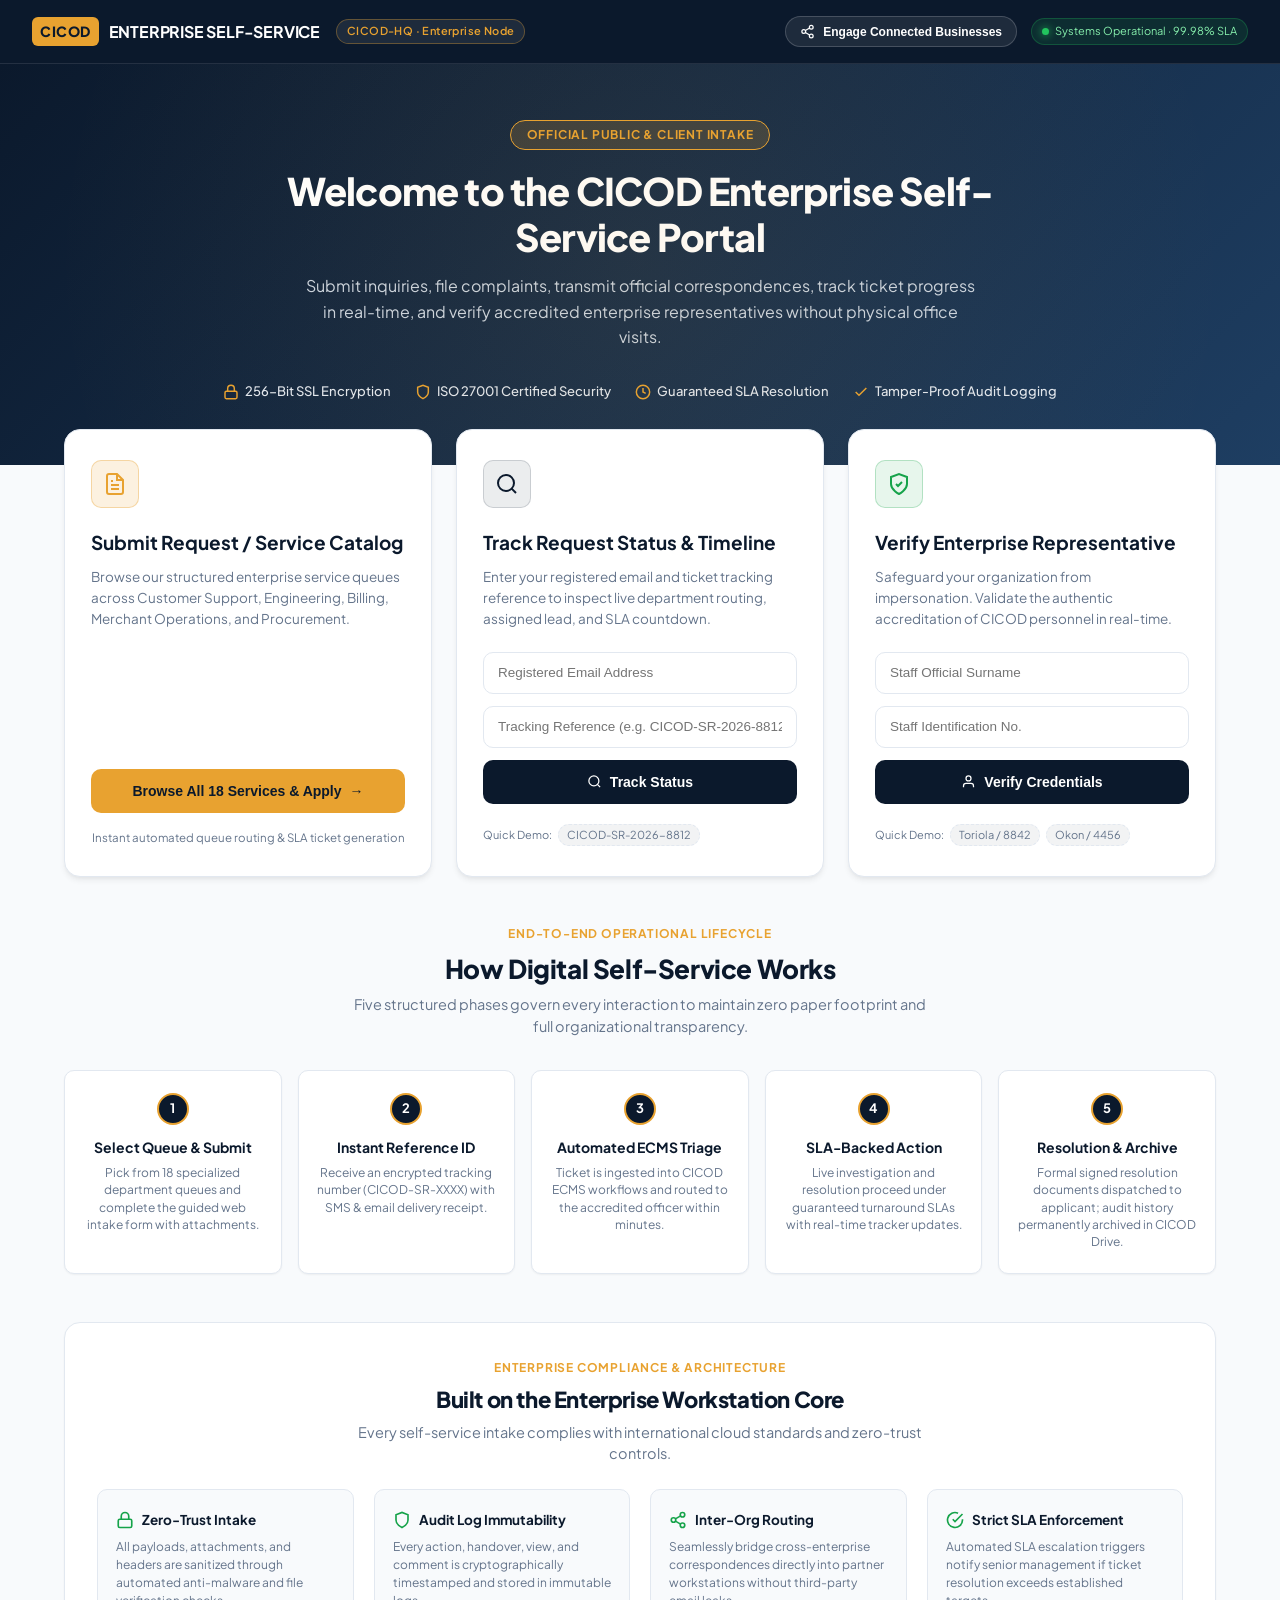
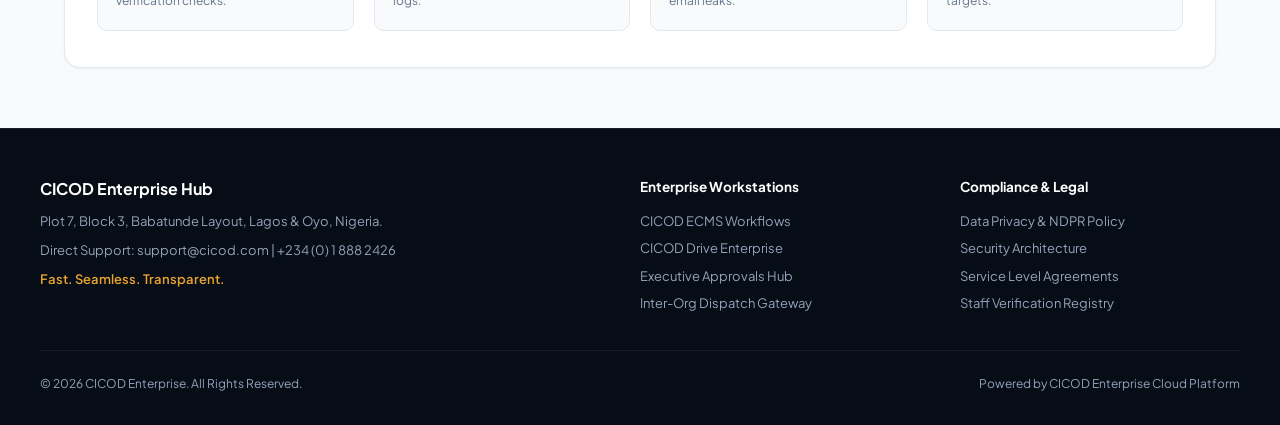
<file: index.html>
<!DOCTYPE html>
<html lang="en">
<head>
  <meta charset="UTF-8">
  <meta name="viewport" content="width=device-width, initial-scale=1.0">
  <title>CICOD Enterprise Self-Service Portal | Fast, Seamless, Transparent</title>
  <link rel="stylesheet" href="css/styles.css">
  <link rel="preconnect" href="https://fonts.googleapis.com">
  <link rel="preconnect" href="https://fonts.gstatic.com" crossorigin>
  <link href="https://fonts.googleapis.com/css2?family=Plus+Jakarta+Sans:wght@400;500;600;700;800&display=swap" rel="stylesheet">
  <style>
    body {
      font-family: 'Plus Jakarta Sans', var(--font);
    }
    .demo-chip-row {
      display: flex;
      align-items: center;
      gap: 6px;
      margin-top: 8px;
      flex-wrap: wrap;
    }
    .demo-chip {
      background: rgba(11, 25, 44, 0.05);
      border: 1px dashed var(--border);
      color: var(--text-muted);
      font-size: 11px;
      padding: 2px 8px;
      border-radius: var(--radius-full);
      cursor: pointer;
      transition: all 0.15s;
    }
    .demo-chip:hover {
      background: var(--navy);
      color: #FFFFFF;
      border-color: var(--navy);
    }
    .form-group {
      margin-bottom: 14px;
    }
    .form-label {
      display: block;
      font-size: 12.5px;
      font-weight: 600;
      color: var(--navy);
      margin-bottom: 5px;
    }
    .form-control {
      width: 100%;
      height: 42px;
      padding: 0 14px;
      border: 1px solid var(--border);
      border-radius: var(--radius-md);
      font-size: 13.5px;
      background: #FFFFFF;
      color: var(--text-main);
      outline: none;
      transition: border-color 0.2s, box-shadow 0.2s;
      font-family: inherit;
    }
    .form-control:focus {
      border-color: var(--navy);
      box-shadow: 0 0 0 3px rgba(11, 25, 44, 0.1);
    }
    textarea.form-control {
      height: 96px;
      padding: 10px 14px;
      resize: vertical;
    }
    .form-grid-2 {
      display: grid;
      grid-template-columns: 1fr 1fr;
      gap: 12px;
    }
    @media (max-width: 600px) {
      .form-grid-2 { grid-template-columns: 1fr; }
    }
  </style>
</head>
<body>

  <!-- ================= TOP HEADER ================= -->
  <header class="top-header">
    <div class="brand-group">
      <a href="#" class="brand-logo">
        <span class="logo-badge">CICOD</span>
        <span class="brand-title">ENTERPRISE SELF-SERVICE</span>
      </a>
      <span class="tenant-pill">CICOD-HQ · Enterprise Node</span>
    </div>

    <div class="header-actions">
      <button type="button" class="b2b-btn" id="btn-open-directory" title="Browse interconnected enterprise partners">
        <svg width="15" height="15" viewBox="0 0 24 24" fill="none" stroke="currentColor" stroke-width="2"><circle cx="18" cy="5" r="3"></circle><circle cx="6" cy="12" r="3"></circle><circle cx="18" cy="19" r="3"></circle><line x1="8.59" y1="13.51" x2="15.42" y2="17.49"></line><line x1="15.41" y1="6.51" x2="8.59" y2="10.49"></line></svg>
        <span>Engage Connected Businesses</span>
      </button>

      <div class="status-badge">
        <span class="status-dot"></span>
        <span>Systems Operational · 99.98% SLA</span>
      </div>
    </div>
  </header>

  <!-- ================= HERO SECTION ================= -->
  <section class="hero-section">
    <div class="hero-tag">Official Public &amp; Client Intake</div>
    <h1 class="hero-title">Welcome to the CICOD Enterprise Self-Service Portal</h1>
    <p class="hero-desc">
      Submit inquiries, file complaints, transmit official correspondences, track ticket progress in real-time, and verify accredited enterprise representatives without physical office visits.
    </p>

    <div class="trust-badges">
      <div class="trust-item">
        <svg width="16" height="16" viewBox="0 0 24 24" fill="none" stroke="currentColor" stroke-width="2.2"><rect x="3" y="11" width="18" height="11" rx="2" ry="2"></rect><path d="M7 11V7a5 5 0 0 1 10 0v4"></path></svg>
        <span>256-Bit SSL Encryption</span>
      </div>
      <div class="trust-item">
        <svg width="16" height="16" viewBox="0 0 24 24" fill="none" stroke="currentColor" stroke-width="2.2"><path d="M12 22s8-4 8-10V5l-8-3-8 3v7c0 6 8 10 8 10z"></path></svg>
        <span>ISO 27001 Certified Security</span>
      </div>
      <div class="trust-item">
        <svg width="16" height="16" viewBox="0 0 24 24" fill="none" stroke="currentColor" stroke-width="2.2"><circle cx="12" cy="12" r="10"></circle><polyline points="12 6 12 12 16 14"></polyline></svg>
        <span>Guaranteed SLA Resolution</span>
      </div>
      <div class="trust-item">
        <svg width="16" height="16" viewBox="0 0 24 24" fill="none" stroke="currentColor" stroke-width="2.2"><polyline points="20 6 9 17 4 12"></polyline></svg>
        <span>Tamper-Proof Audit Logging</span>
      </div>
    </div>
  </section>

  <!-- ================= MAIN CONTENT WRAPPER ================= -->
  <main class="main-wrapper">

    <!-- 3 PRIMARY ACTION CARDS -->
    <div class="action-grid">

      <!-- CARD 1: SUBMIT REQUEST / SERVICE CATALOG -->
      <div class="action-card">
        <div class="card-icon-wrap">
          <svg width="24" height="24" viewBox="0 0 24 24" fill="none" stroke="currentColor" stroke-width="2"><path d="M14 2H6a2 2 0 0 0-2 2v16a2 2 0 0 0 2 2h12a2 2 0 0 0 2-2V8z"></path><polyline points="14 2 14 8 20 8"></polyline><line x1="16" y1="13" x2="8" y2="13"></line><line x1="16" y1="17" x2="8" y2="17"></line><polyline points="10 9 9 9 8 9"></polyline></svg>
        </div>
        <h2 class="card-title">Submit Request / Service Catalog</h2>
        <p class="card-text">
          Browse our structured enterprise service queues across Customer Support, Engineering, Billing, Merchant Operations, and Procurement.
        </p>
        <div class="card-form">
          <button type="button" class="btn-primary btn-gold" id="btn-open-catalog" style="width:100%;">
            <span>Browse All 18 Services &amp; Apply</span>
            <span>&rarr;</span>
          </button>
          <div style="font-size: 11.5px; color: var(--text-muted); text-align: center; margin-top: 4px;">
            Instant automated queue routing &amp; SLA ticket generation
          </div>
        </div>
      </div>

      <!-- CARD 2: TRACK ENGAGEMENT -->
      <div class="action-card">
        <div class="card-icon-wrap" style="color:var(--navy); background:rgba(11,25,44,0.08); border-color:rgba(11,25,44,0.15);">
          <svg width="24" height="24" viewBox="0 0 24 24" fill="none" stroke="currentColor" stroke-width="2"><circle cx="11" cy="11" r="8"></circle><line x1="21" y1="21" x2="16.65" y2="16.65"></line></svg>
        </div>
        <h2 class="card-title">Track Request Status &amp; Timeline</h2>
        <p class="card-text">
          Enter your registered email and ticket tracking reference to inspect live department routing, assigned lead, and SLA countdown.
        </p>
        <form class="card-form" id="track-form">
          <input type="email" class="input-box" id="track-email" placeholder="Registered Email Address" required>
          <input type="text" class="input-box" id="track-id" placeholder="Tracking Reference (e.g. CICOD-SR-2026-8812)" required>
          <button type="submit" class="btn-primary" style="width:100%;">
            <svg width="15" height="15" viewBox="0 0 24 24" fill="none" stroke="currentColor" stroke-width="2"><circle cx="11" cy="11" r="8"></circle><line x1="21" y1="21" x2="16.65" y2="16.65"></line></svg>
            <span>Track Status</span>
          </button>
          <div class="demo-chip-row">
            <span style="font-size: 11px; color: var(--text-muted);">Quick Demo:</span>
            <span class="demo-chip" id="chip-track-demo">CICOD-SR-2026-8812</span>
          </div>
        </form>
      </div>

      <!-- CARD 3: VERIFY STAFF -->
      <div class="action-card">
        <div class="card-icon-wrap" style="color:#16A34A; background:rgba(22,163,74,0.1); border-color:rgba(22,163,74,0.25);">
          <svg width="24" height="24" viewBox="0 0 24 24" fill="none" stroke="currentColor" stroke-width="2"><path d="M12 22s8-4 8-10V5l-8-3-8 3v7c0 6 8 10 8 10z"></path><polyline points="9 12 11 14 15 10"></polyline></svg>
        </div>
        <h2 class="card-title">Verify Enterprise Representative</h2>
        <p class="card-text">
          Safeguard your organization from impersonation. Validate the authentic accreditation of CICOD personnel in real-time.
        </p>
        <form class="card-form" id="verify-form">
          <input type="text" class="input-box" id="verify-surname" placeholder="Staff Official Surname" required>
          <input type="text" class="input-box" id="verify-id" placeholder="Staff Identification No." required>
          <button type="submit" class="btn-primary" style="width:100%;">
            <svg width="15" height="15" viewBox="0 0 24 24" fill="none" stroke="currentColor" stroke-width="2"><path d="M20 21v-2a4 4 0 0 0-4-4H8a4 4 0 0 0-4 4v2"></path><circle cx="12" cy="7" r="4"></circle></svg>
            <span>Verify Credentials</span>
          </button>
          <div class="demo-chip-row">
            <span style="font-size: 11px; color: var(--text-muted);">Quick Demo:</span>
            <span class="demo-chip" id="chip-verify-demo-1">Toriola / 8842</span>
            <span class="demo-chip" id="chip-verify-demo-2">Okon / 4456</span>
          </div>
        </form>
      </div>

    </div>

    <!-- ================= 5 STEPS GUIDE SECTION ================= -->
    <div class="section-heading-wrap">
      <div class="section-label">End-to-End Operational Lifecycle</div>
      <h2 class="section-heading">How Digital Self-Service Works</h2>
      <p class="section-subtext">Five structured phases govern every interaction to maintain zero paper footprint and full organizational transparency.</p>
    </div>

    <div class="steps-grid">
      <div class="step-card">
        <div class="step-number">1</div>
        <h3 class="step-title">Select Queue &amp; Submit</h3>
        <p class="step-desc">Pick from 18 specialized department queues and complete the guided web intake form with attachments.</p>
      </div>
      <div class="step-card">
        <div class="step-number">2</div>
        <h3 class="step-title">Instant Reference ID</h3>
        <p class="step-desc">Receive an encrypted tracking number (CICOD-SR-XXXX) with SMS &amp; email delivery receipt.</p>
      </div>
      <div class="step-card">
        <div class="step-number">3</div>
        <h3 class="step-title">Automated ECMS Triage</h3>
        <p class="step-desc">Ticket is ingested into CICOD ECMS workflows and routed to the accredited officer within minutes.</p>
      </div>
      <div class="step-card">
        <div class="step-number">4</div>
        <h3 class="step-title">SLA-Backed Action</h3>
        <p class="step-desc">Live investigation and resolution proceed under guaranteed turnaround SLAs with real-time tracker updates.</p>
      </div>
      <div class="step-card">
        <div class="step-number">5</div>
        <h3 class="step-title">Resolution &amp; Archive</h3>
        <p class="step-desc">Formal signed resolution documents dispatched to applicant; audit history permanently archived in CICOD Drive.</p>
      </div>
    </div>

    <!-- ================= TRUST & SECURITY GOVERNANCE ================= -->
    <div class="trust-panel">
      <div class="section-heading-wrap" style="margin-bottom: 16px;">
        <div class="section-label">Enterprise Compliance &amp; Architecture</div>
        <h3 class="section-heading" style="font-size:22px;">Built on the Enterprise Workstation Core</h3>
        <p class="section-subtext">Every self-service intake complies with international cloud standards and zero-trust controls.</p>
      </div>

      <div class="trust-panel-grid">
        <div class="security-box">
          <div class="security-box-header">
            <svg width="18" height="18" viewBox="0 0 24 24" fill="none" stroke="currentColor" stroke-width="2.2"><rect x="3" y="11" width="18" height="11" rx="2" ry="2"></rect><path d="M7 11V7a5 5 0 0 1 10 0v4"></path></svg>
            <span class="security-box-title">Zero-Trust Intake</span>
          </div>
          <p class="security-box-text">All payloads, attachments, and headers are sanitized through automated anti-malware and file verification checks.</p>
        </div>

        <div class="security-box">
          <div class="security-box-header">
            <svg width="18" height="18" viewBox="0 0 24 24" fill="none" stroke="currentColor" stroke-width="2.2"><path d="M12 22s8-4 8-10V5l-8-3-8 3v7c0 6 8 10 8 10z"></path></svg>
            <span class="security-box-title">Audit Log Immutability</span>
          </div>
          <p class="security-box-text">Every action, handover, view, and comment is cryptographically timestamped and stored in immutable logs.</p>
        </div>

        <div class="security-box">
          <div class="security-box-header">
            <svg width="18" height="18" viewBox="0 0 24 24" fill="none" stroke="currentColor" stroke-width="2.2"><circle cx="18" cy="5" r="3"></circle><circle cx="6" cy="12" r="3"></circle><circle cx="18" cy="19" r="3"></circle><line x1="8.59" y1="13.51" x2="15.42" y2="17.49"></line><line x1="15.41" y1="6.51" x2="8.59" y2="10.49"></line></svg>
            <span class="security-box-title">Inter-Org Routing</span>
          </div>
          <p class="security-box-text">Seamlessly bridge cross-enterprise correspondences directly into partner workstations without third-party email leaks.</p>
        </div>

        <div class="security-box">
          <div class="security-box-header">
            <svg width="18" height="18" viewBox="0 0 24 24" fill="none" stroke="currentColor" stroke-width="2.2"><path d="M22 11.08V12a10 10 0 1 1-5.93-9.14"></path><polyline points="22 4 12 14.01 9 11.01"></polyline></svg>
            <span class="security-box-title">Strict SLA Enforcement</span>
          </div>
          <p class="security-box-text">Automated SLA escalation triggers notify senior management if ticket resolution exceeds established targets.</p>
        </div>
      </div>
    </div>

  </main>

  <!-- ================= PORTAL FOOTER ================= -->
  <footer class="portal-footer">
    <div class="footer-inner">
      <div class="footer-brand">
        <h4>CICOD Enterprise Hub</h4>
        <p>Plot 7, Block 3, Babatunde Layout, Lagos &amp; Oyo, Nigeria.</p>
        <p style="margin-top: 8px;">Direct Support: support@cicod.com | +234 (0) 1 888 2426</p>
        <p style="margin-top: 8px; color: var(--gold); font-weight: 600;">Fast. Seamless. Transparent.</p>
      </div>

      <div class="footer-col">
        <h5>Enterprise Workstations</h5>
        <ul>
          <li><a href="#">CICOD ECMS Workflows</a></li>
          <li><a href="#">CICOD Drive Enterprise</a></li>
          <li><a href="#">Executive Approvals Hub</a></li>
          <li><a href="#">Inter-Org Dispatch Gateway</a></li>
        </ul>
      </div>

      <div class="footer-col">
        <h5>Compliance &amp; Legal</h5>
        <ul>
          <li><a href="#">Data Privacy &amp; NDPR Policy</a></li>
          <li><a href="#">Security Architecture</a></li>
          <li><a href="#">Service Level Agreements</a></li>
          <li><a href="#">Staff Verification Registry</a></li>
        </ul>
      </div>
    </div>

    <div class="footer-bottom">
      <div>&copy; 2026 CICOD Enterprise. All Rights Reserved.</div>
      <div>Powered by CICOD Enterprise Cloud Platform</div>
    </div>
  </footer>

  <!-- ================= MODALS ================= -->

  <!-- MODAL 1: SERVICE CATALOG -->
  <div class="modal-overlay" id="modal-services">
    <div class="modal-dialog">
      <div class="modal-header">
        <div class="modal-title-group">
          <h3>CICOD Enterprise Service Catalog</h3>
          <p>Select a departmental service queue to initiate a digital request</p>
        </div>
        <button type="button" class="close-btn">&times;</button>
      </div>
      <div class="modal-body">
        <div class="search-box-wrap">
          <input type="text" class="input-box" id="service-search-input" placeholder="Search by queue name, department, or keyword...">
        </div>

        <div class="cat-pill-group" id="cat-pill-group">
          <!-- Dynamically populated by app.js -->
        </div>

        <div class="service-list-grid" id="service-list-grid">
          <!-- Dynamically populated by app.js -->
        </div>
      </div>
    </div>
  </div>

  <!-- MODAL 2: REQUEST SUBMISSION FORM -->
  <div class="modal-overlay" id="modal-request-form">
    <div class="modal-dialog">
      <div class="modal-header">
        <div class="modal-title-group">
          <h3 id="form-selected-service-name">Submit Digital Request</h3>
          <p id="form-selected-service-dept">Customer Operations Queue</p>
        </div>
        <button type="button" class="close-btn">&times;</button>
      </div>
      
      <!-- FORM BODY -->
      <div class="modal-body" id="request-form-body">
        <form id="request-submission-form">
          <div class="form-grid-2">
            <div class="form-group">
              <label class="form-label" for="applicant-name">Full Name / Primary Contact *</label>
              <input type="text" class="form-control" id="applicant-name" placeholder="e.g. Adeola Adesina" required>
            </div>
            <div class="form-group">
              <label class="form-label" for="applicant-org">Organization / Company Name</label>
              <input type="text" class="form-control" id="applicant-org" placeholder="e.g. Crown Interactive Global">
            </div>
          </div>

          <div class="form-grid-2">
            <div class="form-group">
              <label class="form-label" for="applicant-email">Official Email Address *</label>
              <input type="email" class="form-control" id="applicant-email" placeholder="e.g. adeola@company.com" required>
            </div>
            <div class="form-group">
              <label class="form-label" for="applicant-phone">Phone Number *</label>
              <input type="tel" class="form-control" id="applicant-phone" placeholder="e.g. +234 802 345 6789" required>
            </div>
          </div>

          <div class="form-grid-2">
            <div class="form-group">
              <label class="form-label" for="request-subject">Subject / Brief Description *</label>
              <input type="text" class="form-control" id="request-subject" placeholder="Summary of your request or issue" required>
            </div>
            <div class="form-group">
              <label class="form-label" for="request-priority">Priority Level</label>
              <select class="form-control" id="request-priority">
                <option value="Normal">Normal (Standard SLA)</option>
                <option value="High">High (Expedited Review)</option>
                <option value="Urgent">Urgent / Critical Incident</option>
              </select>
            </div>
          </div>

          <div class="form-group">
            <label class="form-label" for="request-description">Detailed Statement / Particulars *</label>
            <textarea class="form-control" id="request-description" placeholder="Provide full details, incident specifics, invoice numbers, or relevant context..." required></textarea>
          </div>

          <div class="form-group">
            <label class="form-label" for="request-attachment">Supporting Documentation (Optional)</label>
            <input type="file" class="form-control" id="request-attachment" style="padding-top:8px;">
            <div style="font-size: 11px; color: var(--text-muted); margin-top: 4px;">
              Accepted formats: PDF, DOCX, XLSX, PNG, JPG (Max 15MB). Scanned automatically by Zero-Trust gateway.
            </div>
          </div>

          <div style="display: flex; align-items: center; gap: 8px; margin: 16px 0;">
            <input type="checkbox" id="declaration-check" required>
            <label for="declaration-check" style="font-size: 12px; color: var(--text-muted);">
              I confirm the statements and documents provided are accurate and true to the best of my knowledge.
            </label>
          </div>

          <button type="submit" class="btn-primary btn-gold" style="width: 100%; height: 46px; font-size: 15px;">
            Transmit Official Request &rarr;
          </button>
        </form>
      </div>

      <!-- SUCCESS BODY (Rendered after submission) -->
      <div class="modal-body" id="request-success-body" style="display: none; text-align: center; padding: 36px 24px;">
        <div style="width: 64px; height: 64px; border-radius: 50%; background: #DCFCE7; color: #16A34A; display: flex; align-items: center; justify-content: center; font-size: 32px; margin: 0 auto 16px;">
          &#10003;
        </div>
        <h3 style="font-size: 20px; font-weight: 800; color: var(--navy); margin-bottom: 6px;">Request Successfully Transmitted!</h3>
        <p style="font-size: 13.5px; color: var(--text-muted); max-width: 460px; margin: 0 auto 20px;">
          Your request has been ingested into the CICOD ECMS workflow engine and assigned to the relevant department queue.
        </p>

        <div style="background: var(--slate-100); border: 1px dashed var(--gold-border); border-radius: var(--radius-md); padding: 18px; max-width: 380px; margin: 0 auto 24px;">
          <div style="font-size: 11px; font-weight: 700; text-transform: uppercase; color: var(--text-muted); margin-bottom: 4px;">Official Tracking Reference ID</div>
          <div style="font-size: 22px; font-weight: 800; color: var(--navy); letter-spacing: 0.5px;" id="generated-track-id">CICOD-SR-2026-XXXX</div>
          <div style="font-size: 11.5px; color: #16A34A; font-weight: 600; margin-top: 4px;">SLA Countdown Timer Active</div>
        </div>

        <div style="display: flex; gap: 12px; justify-content: center; flex-wrap: wrap;">
          <button type="button" class="btn-primary btn-gold" id="btn-track-success" style="padding: 0 20px;">
            Track This Ticket Now &rarr;
          </button>
          <button type="button" class="btn-primary" id="btn-copy-track-id" style="padding: 0 16px; background: #FFFFFF; color: var(--navy); border: 1px solid var(--border);">
            Copy Reference ID
          </button>
        </div>
      </div>

    </div>
  </div>

  <!-- MODAL 3: TRACKING TIMELINE RESULT -->
  <div class="modal-overlay" id="modal-track-result">
    <div class="modal-dialog">
      <div class="modal-header">
        <div class="modal-title-group">
          <h3>Request Tracking &amp; Milestone Timeline</h3>
          <p>Real-time lifecycle inspection powered by CICOD ECMS</p>
        </div>
        <button type="button" class="close-btn">&times;</button>
      </div>
      <div class="modal-body" id="track-result-container">
        <!-- Dynamically rendered by app.js -->
      </div>
    </div>
  </div>

  <!-- MODAL 4: STAFF VERIFICATION RESULT -->
  <div class="modal-overlay" id="modal-verify-result">
    <div class="modal-dialog" style="max-width: 620px;">
      <div class="modal-header">
        <div class="modal-title-group">
          <h3>Staff Authentication Record</h3>
          <p>Official Digital Identity Verification</p>
        </div>
        <button type="button" class="close-btn">&times;</button>
      </div>
      <div class="modal-body" id="verify-result-container">
        <!-- Dynamically rendered by app.js -->
      </div>
    </div>
  </div>

  <!-- MODAL 5: CONNECTED ORGANIZATIONS DIRECTORY -->
  <div class="modal-overlay" id="modal-directory">
    <div class="modal-dialog" style="max-width: 820px;">
      <div class="modal-header">
        <div class="modal-title-group">
          <h3>Connected Businesses &amp; Organizations Directory</h3>
          <p>Inter-Org Collaboration Network on the CICOD Cloud Platform</p>
        </div>
        <button type="button" class="close-btn">&times;</button>
      </div>
      <div class="modal-body">
        <div class="search-box-wrap">
          <input type="text" class="input-box" id="directory-search-input" placeholder="Search partner enterprise by company name, industry, code or location...">
        </div>

        <div style="overflow-x: auto;">
          <table class="org-table">
            <thead>
              <tr>
                <th>Enterprise Partner</th>
                <th>Industry Sector</th>
                <th>HQ Location</th>
                <th>Inter-Org Status</th>
                <th style="text-align: right;">Action</th>
              </tr>
            </thead>
            <tbody id="directory-table-body">
              <!-- Dynamically rendered by app.js -->
            </tbody>
          </table>
        </div>
      </div>
    </div>
  </div>

  <!-- Application Logic Scripts -->
  <script src="js/data.js"></script>
  <script src="js/app.js"></script>
</body>
</html>
</file>
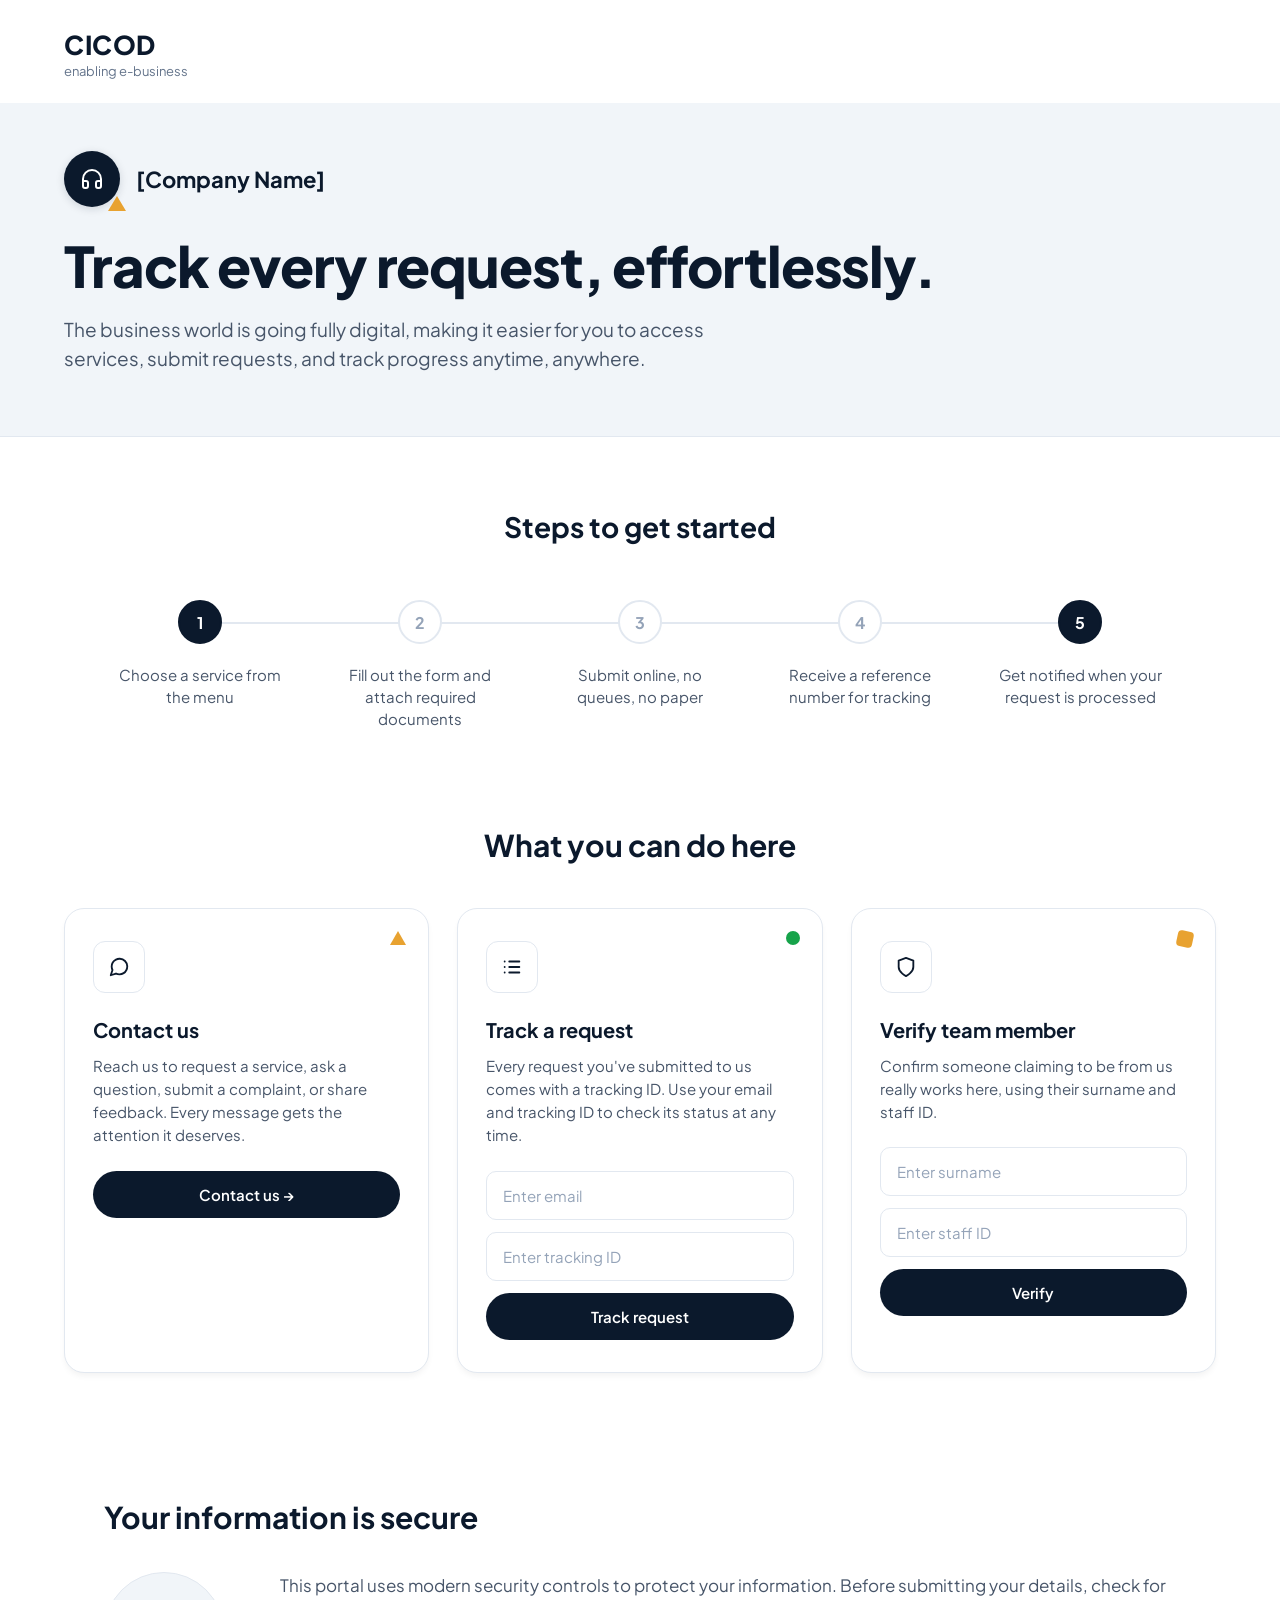
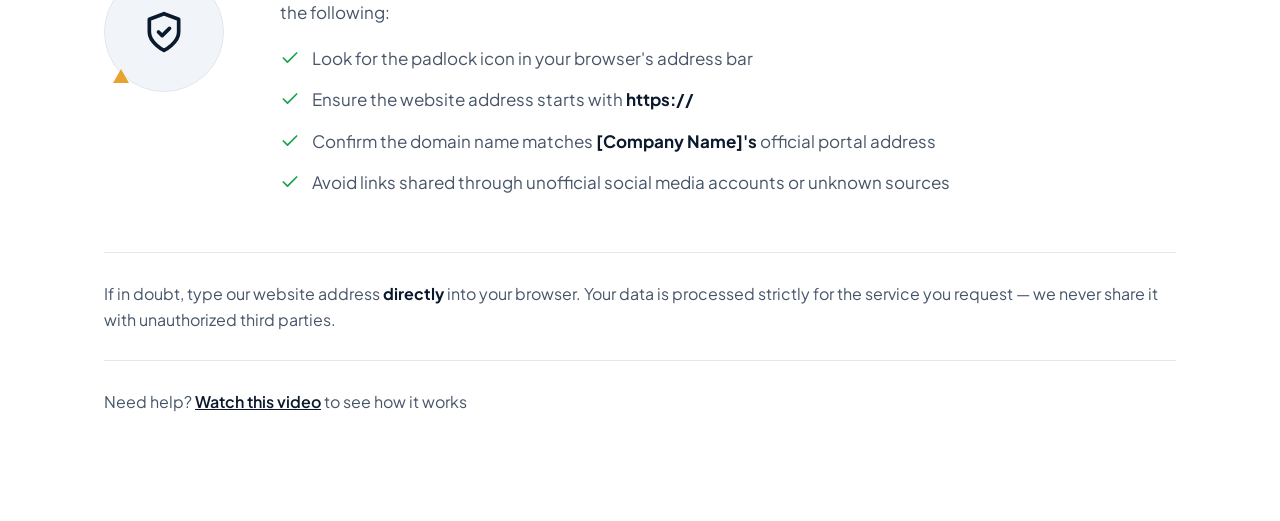
<file: Self Service Portal copy.html>
<!DOCTYPE html>
<html lang="en">
<head>
<meta charset="UTF-8">
<title>Company Self-Service Portal</title>
<link rel="preconnect" href="https://fonts.googleapis.com">
<link rel="preconnect" href="https://fonts.gstatic.com" crossorigin>
<link href="https://fonts.googleapis.com/css2?family=Plus+Jakarta+Sans:wght@400;500;600;700;800&display=swap" rel="stylesheet">
<style>
  :root{
    --navy:#0B192C;
    --navy-dark:#060D17;
    --navy-light:#1E3E62;
    --ink:#0B192C;
    --body-gray:#475569;
    --lav-bg:#F1F5F9;
    --card-bg:#FFFFFF;
    --border:#E2E8F0;
    --orange:#E8A230;
    --gold:#E8A230;
    --green:#16A34A;
    --coral:#D97706;
    --white:#FFFFFF;
  }
  *{box-sizing:border-box;}
  body{
    margin:0;
    font-family:'Plus Jakarta Sans',-apple-system,BlinkMacSystemFont,"Segoe UI",Helvetica,Arial,sans-serif;
    color:var(--ink);
    background:var(--white);
    -webkit-font-smoothing:antialiased;
  }
  a{color:inherit;}

  /* ===== NAV / LOGO ===== */
  .topbar{
    padding:28px 64px 0;
  }
  .logo-word{
    font-size:26px;
    font-weight:800;
    letter-spacing:0.5px;
    color:var(--navy);
  }
  .logo-sub{
    font-size:13px;
    color:#64748B;
    margin-top:2px;
  }

  /* ===== HERO ===== */
  .hero{
    background:var(--lav-bg);
    padding:48px 64px 64px;
    margin-top:24px;
    border-bottom:1px solid var(--border);
  }
  .badge-row{
    display:flex;
    align-items:center;
    gap:16px;
    margin-bottom:28px;
  }
  .badge{
    position:relative;
    width:56px;height:56px;
    border-radius:50%;
    background:var(--navy);
    display:flex;align-items:center;justify-content:center;
    flex-shrink:0;
    box-shadow:0 2px 8px rgba(11,25,44,0.15);
  }
  .badge-initials{
    color:#fff;
    font-weight:700;
    font-size:18px;
    letter-spacing:0.5px;
  }
  .badge-flag{
    position:absolute;
    bottom:-4px;right:-6px;
    width:0;height:0;
    border-left:9px solid transparent;
    border-right:9px solid transparent;
    border-bottom:15px solid var(--gold);
  }
  .badge-row .company-name{
    font-size:22px;
    font-weight:700;
    color:var(--ink);
  }
  h1.hero-title{
    font-size:56px;
    line-height:1.08;
    font-weight:800;
    color:var(--ink);
    margin:0 0 20px;
    max-width:900px;
    letter-spacing:-0.02em;
  }
  .hero-sub{
    font-size:19px;
    color:var(--body-gray);
    line-height:1.5;
    max-width:640px;
    margin:0;
  }

  /* ===== STEPS ===== */
  .steps-wrap{
    padding:72px 64px 56px;
    text-align:center;
  }
  .steps-heading{
    font-size:28px;
    font-weight:700;
    color:var(--ink);
    margin-bottom:56px;
  }
  .steps-track{
    display:flex;
    align-items:flex-start;
    justify-content:center;
    max-width:1100px;
    margin:0 auto;
  }
  .step{
    flex:1;
    position:relative;
    padding:0 12px;
  }
  .step-circle{
    width:44px;height:44px;
    border-radius:50%;
    border:2px solid var(--border);
    display:flex;align-items:center;justify-content:center;
    font-weight:700;
    color:#94A3B8;
    background:#fff;
    margin:0 auto 20px;
    position:relative;
    z-index:2;
    transition:all 0.2s;
  }
  .step.filled .step-circle{
    background:var(--navy);
    border-color:var(--navy);
    color:#fff;
  }
  .step-line{
    position:absolute;
    top:22px;left:0;right:0;
    height:2px;
    background:var(--border);
    z-index:1;
  }
  .step:first-child .step-line{left:50%;}
  .step:last-child .step-line{right:50%;}
  .step p{
    font-size:15px;
    color:var(--body-gray);
    line-height:1.45;
    max-width:170px;
    margin:0 auto;
  }

  /* ===== WHAT YOU CAN DO ===== */
  .section-cards{
    padding:40px 64px 80px;
  }
  .section-title{
    text-align:center;
    font-size:30px;
    font-weight:700;
    color:var(--ink);
    margin-bottom:44px;
  }
  .cards-row{
    display:flex;
    gap:28px;
    max-width:1200px;
    margin:0 auto;
  }
  .card{
    position:relative;
    background:var(--card-bg);
    border:1px solid var(--border);
    border-radius:20px;
    padding:32px 28px;
    flex:1;
    box-shadow:0 4px 6px -1px rgba(0,0,0,0.05);
    transition:transform 0.2s, box-shadow 0.2s;
  }
  .card:hover{
    transform:translateY(-2px);
    box-shadow:0 10px 15px -3px rgba(11,25,44,0.08);
  }
  .card-icon{
    width:52px;height:52px;
    background:#fff;
    border:1px solid var(--border);
    border-radius:12px;
    display:flex;align-items:center;justify-content:center;
    margin-bottom:24px;
  }
  .card-icon svg{width:22px;height:22px;stroke:var(--navy);}
  .accent{
    position:absolute;
    top:22px;right:22px;
  }
  .accent.tri{
    width:0;height:0;
    border-left:8px solid transparent;
    border-right:8px solid transparent;
    border-bottom:14px solid var(--gold);
  }
  .accent.dot{
    width:14px;height:14px;
    border-radius:50%;
    background:var(--green);
  }
  .accent.sq{
    width:16px;height:16px;
    border-radius:4px;
    background:var(--gold);
    transform:rotate(12deg);
  }
  .card h3{
    font-size:20px;
    font-weight:700;
    color:var(--ink);
    margin:0 0 12px;
  }
  .card p{
    font-size:15px;
    color:var(--body-gray);
    line-height:1.55;
    margin:0 0 24px;
  }
  .field{
    width:100%;
    padding:14px 16px;
    border-radius:10px;
    border:1px solid var(--border);
    background:#fff;
    font-size:15px;
    color:var(--ink);
    margin-bottom:12px;
    display:block;
    outline:none;
    font-family:inherit;
    transition:border-color 0.2s, box-shadow 0.2s;
  }
  .field:focus{
    border-color:var(--navy);
    box-shadow:0 0 0 3px rgba(11,25,44,0.08);
  }
  .field::placeholder{
    color:#94A3B8;
  }
  .btn{
    display:inline-flex;
    align-items:center;
    gap:8px;
    background:var(--navy);
    color:#fff;
    border:none;
    border-radius:24px;
    padding:14px 26px;
    font-size:15px;
    font-weight:600;
    cursor:pointer;
    width:100%;
    justify-content:center;
    font-family:inherit;
    transition:background 0.2s, box-shadow 0.2s;
  }
  .btn:hover{
    background:var(--navy-light);
  }
  .btn.outline{
    background:transparent;
    border:1.5px solid var(--navy);
    color:var(--navy);
  }
  .btn.outline:hover{
    background:var(--lav-bg);
  }

  /* ===== SECURITY SECTION ===== */
  .security{
    padding:20px 64px 90px;
    max-width:1200px;
    margin:0 auto;
  }
  .security h2{
    font-size:30px;
    font-weight:700;
    color:var(--ink);
    margin-bottom:36px;
  }
  .security-grid{
    display:flex;
    gap:56px;
    align-items:flex-start;
    margin-bottom:40px;
  }
  .shield{
    position:relative;
    width:120px;height:120px;
    border-radius:50%;
    background:var(--lav-bg);
    border:1px solid var(--border);
    display:flex;align-items:center;justify-content:center;
    flex-shrink:0;
  }
  .shield svg{width:44px;height:44px;stroke:var(--navy);}
  .shield .accent.tri{
    top:auto;right:auto;
    bottom:8px;left:8px;
  }
  .security-copy p{
    font-size:17px;
    color:var(--body-gray);
    line-height:1.6;
    margin:0 0 20px;
  }
  .checklist{
    list-style:none;
    padding:0;margin:0;
  }
  .checklist li{
    display:flex;
    gap:12px;
    font-size:17px;
    color:var(--body-gray);
    margin-bottom:16px;
    line-height:1.5;
  }
  .checklist svg{
    width:20px;height:20px;
    stroke:var(--green);
    flex-shrink:0;
    margin-top:2px;
  }
  .checklist code{
    background:none;
    font-family:inherit;
    font-weight:700;
    color:var(--ink);
  }
  hr.rule{
    border:none;
    border-top:1px solid var(--border);
    margin:28px 0;
  }
  .foot-copy{
    font-size:16px;
    color:var(--body-gray);
    line-height:1.6;
  }
  .foot-copy b{color:var(--ink);}
  .foot-copy a{color:var(--navy);text-decoration:underline;font-weight:600;}
  .foot-copy a:hover{color:var(--gold);}
</style>
</head>
<body>

  <!-- LOGO -->
  <div class="topbar">
    <div class="logo-word">CICOD</div>
    <div class="logo-sub">enabling e-business</div>
  </div>

  <!-- HERO: company badge replaces "Client portal", CTA buttons removed -->
  <section class="hero">
    <div class="badge-row">
      <div class="badge">
        <svg viewBox="0 0 24 24" fill="none" stroke="#fff" stroke-width="2" stroke-linecap="round" stroke-linejoin="round" width="24" height="24"><path d="M3 18v-6a9 9 0 0 1 18 0v6"/><path d="M21 19a2 2 0 0 1-2 2h-1a2 2 0 0 1-2-2v-3a2 2 0 0 1 2-2h3zM3 19a2 2 0 0 0 2 2h1a2 2 0 0 0 2-2v-3a2 2 0 0 0-2-2H3z"/></svg>
        <span class="badge-flag"></span>
      </div>
      <div class="company-name">[Company Name]</div>
    </div>
    <h1 class="hero-title">Track every request, effortlessly.</h1>
    <p class="hero-sub">The business world is going fully digital, making it easier for you to access services, submit requests, and track progress anytime, anywhere.</p>
  </section>

  <!-- STEPS -->
  <section class="steps-wrap">
    <div class="steps-heading">Steps to get started</div>
    <div class="steps-track">
      <div class="step filled"><span class="step-line"></span><div class="step-circle">1</div><p>Choose a service from the menu</p></div>
      <div class="step"><span class="step-line"></span><div class="step-circle">2</div><p>Fill out the form and attach required documents</p></div>
      <div class="step"><span class="step-line"></span><div class="step-circle">3</div><p>Submit online, no queues, no paper</p></div>
      <div class="step"><span class="step-line"></span><div class="step-circle">4</div><p>Receive a reference number for tracking</p></div>
      <div class="step filled"><span class="step-line"></span><div class="step-circle">5</div><p>Get notified when your request is processed</p></div>
    </div>
  </section>

  <!-- WHAT YOU CAN DO HERE -->
  <section class="section-cards">
    <div class="section-title">What you can do here</div>
    <div class="cards-row">

      <div class="card">
        <span class="accent tri"></span>
        <div class="card-icon">
          <svg viewBox="0 0 24 24" fill="none" stroke-width="2" stroke-linecap="round" stroke-linejoin="round"><path d="M21 11.5a8.38 8.38 0 0 1-.9 3.8 8.5 8.5 0 0 1-7.6 4.7 8.38 8.38 0 0 1-3.8-.9L3 21l1.9-5.7a8.38 8.38 0 0 1-.9-3.8 8.5 8.5 0 0 1 4.7-7.6 8.38 8.38 0 0 1 3.8-.9h.5a8.48 8.48 0 0 1 8 8v.5z"/></svg>
        </div>
        <h3>Contact us</h3>
        <p>Reach us to request a service, ask a question, submit a complaint, or share feedback. Every message gets the attention it deserves.</p>
        <button class="btn">Contact us →</button>
      </div>

      <div class="card">
        <span class="accent dot"></span>
        <div class="card-icon">
          <svg viewBox="0 0 24 24" fill="none" stroke-width="2" stroke-linecap="round" stroke-linejoin="round"><path d="M9 6h11M9 12h11M9 18h11M4 6h.01M4 12h.01M4 18h.01"/></svg>
        </div>
        <h3>Track a request</h3>
        <p>Every request you've submitted to us comes with a tracking ID. Use your email and tracking ID to check its status at any time.</p>
        <input class="field" placeholder="Enter email">
        <input class="field" placeholder="Enter tracking ID">
        <button class="btn">Track request</button>
      </div>

      <div class="card">
        <span class="accent sq"></span>
        <div class="card-icon">
          <svg viewBox="0 0 24 24" fill="none" stroke-width="2" stroke-linecap="round" stroke-linejoin="round"><path d="M12 22s8-4 8-10V5l-8-3-8 3v7c0 6 8 10 8 10z"/></svg>
        </div>
        <h3>Verify team member</h3>
        <p>Confirm someone claiming to be from us really works here, using their surname and staff ID.</p>
        <input class="field" placeholder="Enter surname">
        <input class="field" placeholder="Enter staff ID">
        <button class="btn">Verify</button>
      </div>

    </div>
  </section>

  <!-- SECURITY -->
  <section class="security">
    <h2>Your information is secure</h2>
    <div class="security-grid">
      <div class="shield">
        <svg viewBox="0 0 24 24" fill="none" stroke-width="2" stroke-linecap="round" stroke-linejoin="round"><path d="M12 22s8-4 8-10V5l-8-3-8 3v7c0 6 8 10 8 10z"/><path d="M9 12l2 2 4-4"/></svg>
        <span class="accent tri"></span>
      </div>
      <div class="security-copy">
        <p>This portal uses modern security controls to protect your information. Before submitting your details, check for the following:</p>
        <ul class="checklist">
          <li>
            <svg viewBox="0 0 24 24" fill="none" stroke-width="2" stroke-linecap="round" stroke-linejoin="round"><path d="M20 6L9 17l-5-5"/></svg>
            <span>Look for the padlock icon in your browser's address bar</span>
          </li>
          <li>
            <svg viewBox="0 0 24 24" fill="none" stroke-width="2" stroke-linecap="round" stroke-linejoin="round"><path d="M20 6L9 17l-5-5"/></svg>
            <span>Ensure the website address starts with <code>https://</code></span>
          </li>
          <li>
            <svg viewBox="0 0 24 24" fill="none" stroke-width="2" stroke-linecap="round" stroke-linejoin="round"><path d="M20 6L9 17l-5-5"/></svg>
            <span>Confirm the domain name matches <code>[Company Name]'s</code> official portal address</span>
          </li>
          <li>
            <svg viewBox="0 0 24 24" fill="none" stroke-width="2" stroke-linecap="round" stroke-linejoin="round"><path d="M20 6L9 17l-5-5"/></svg>
            <span>Avoid links shared through unofficial social media accounts or unknown sources</span>
          </li>
        </ul>
      </div>
    </div>
    <hr class="rule">
    <p class="foot-copy">If in doubt, type our website address <b>directly</b> into your browser. Your data is processed strictly for the service you request — we never share it with unauthorized third parties.</p>
    <hr class="rule">
    <p class="foot-copy">Need help? <a href="#">Watch this video</a> to see how it works</p>
  </section>

</body>
</html>
</file>
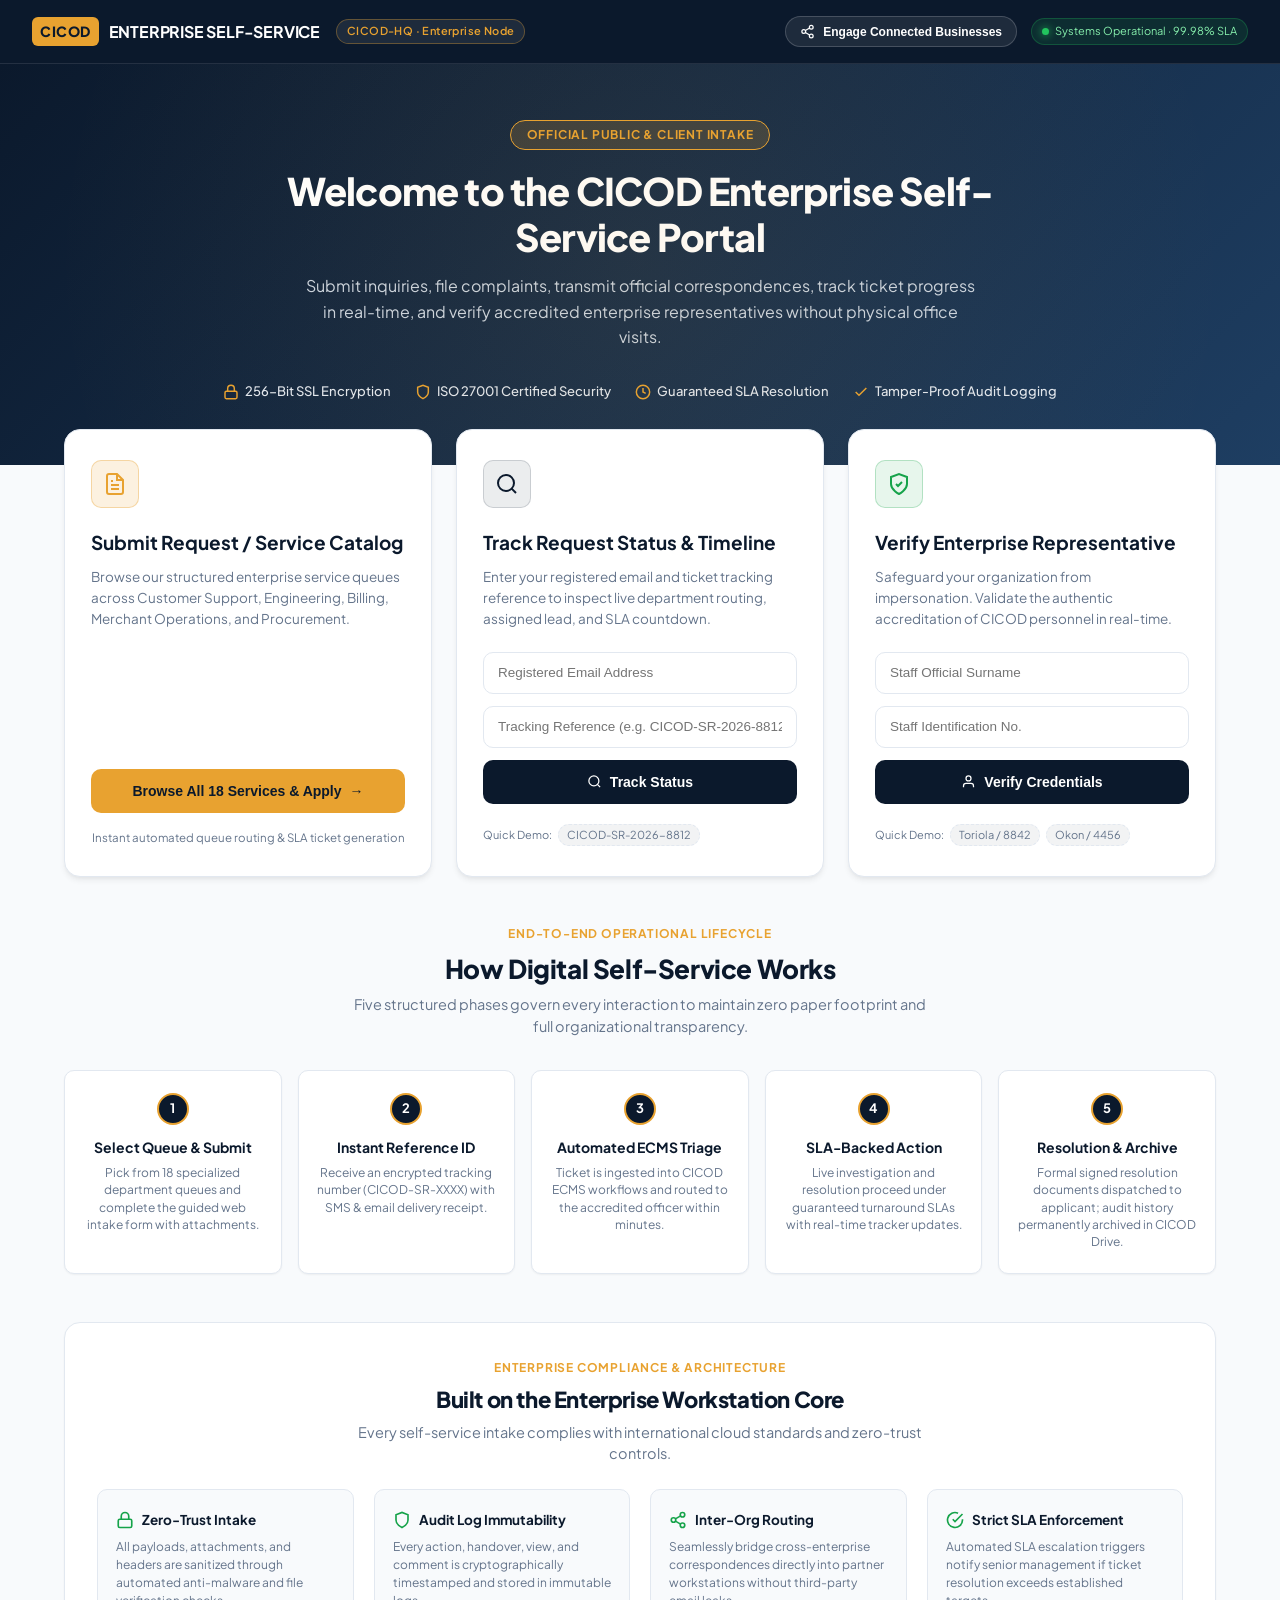
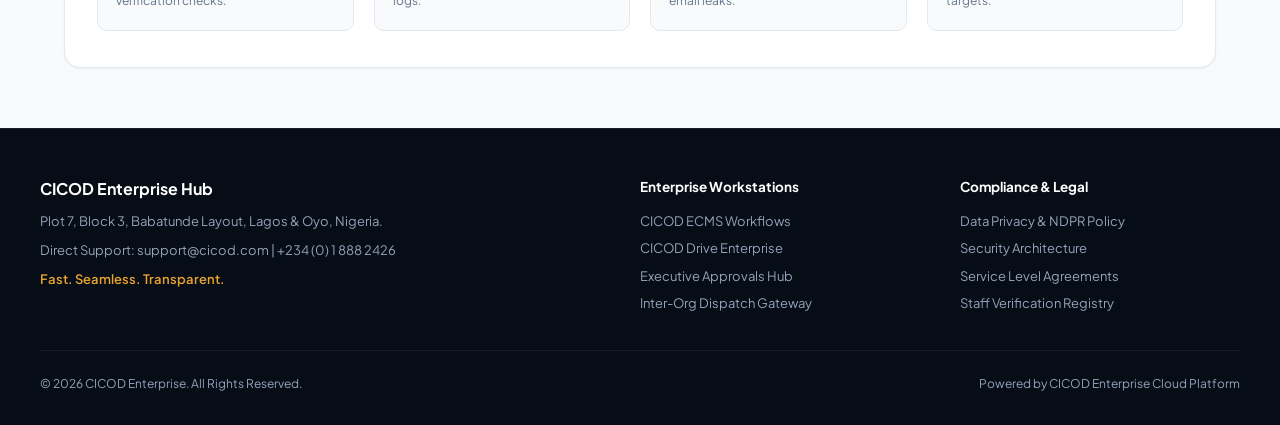
<file: Self Service Portal.html>
<!DOCTYPE html>
<html lang="en">
<head>
  <meta charset="UTF-8">
  <meta name="viewport" content="width=device-width, initial-scale=1.0">
  <title>CICOD Enterprise Self-Service Portal | Fast, Seamless, Transparent</title>
  <style>
:root {
  --navy: #0B192C;
  --navy-light: #1E3E62;
  --navy-dark: #060D17;
  --gold: #E8A230;
  --gold-hover: #D99120;
  --gold-muted: rgba(232, 162, 48, 0.15);
  --gold-border: rgba(232, 162, 48, 0.35);
  --bg-main: #F8FAFC;
  --slate-50: #F8FAFC;
  --slate-100: #F1F5F9;
  --slate-200: #E2E8F0;
  --card-bg: #FFFFFF;
  --border: #E2E8F0;
  --text-main: #0B192C;
  --text-muted: #64748B;
  --text-light: #94A3B8;
  --success: #16A34A;
  --success-bg: #DCFCE7;
  --warning: #D97706;
  --warning-bg: #FEF3C7;
  --radius-sm: 6px;
  --radius-md: 10px;
  --radius-lg: 16px;
  --radius-full: 9999px;
  --shadow-sm: 0 1px 2px rgba(0,0,0,0.05);
  --shadow-md: 0 4px 6px -1px rgba(0,0,0,0.07), 0 2px 4px -2px rgba(0,0,0,0.05);
  --shadow-lg: 0 10px 15px -3px rgba(0,0,0,0.08), 0 4px 6px -4px rgba(0,0,0,0.04);
  --shadow-gold: 0 4px 14px rgba(232, 162, 48, 0.25);
  --font: 'Segoe UI', system-ui, -apple-system, BlinkMacSystemFont, Roboto, sans-serif;
}

* {
  margin: 0;
  padding: 0;
  box-sizing: border-box;
}

body {
  font-family: var(--font);
  background: var(--bg-main);
  color: var(--text-main);
  line-height: 1.5;
  -webkit-font-smoothing: antialiased;
}

/* TOP HEADER */
.top-header {
  background: var(--navy);
  color: #FFFFFF;
  height: 64px;
  display: flex;
  align-items: center;
  justify-content: space-between;
  padding: 0 32px;
  position: sticky;
  top: 0;
  z-index: 100;
  border-bottom: 1px solid rgba(255,255,255,0.1);
}

.brand-group {
  display: flex;
  align-items: center;
  gap: 16px;
}

.brand-logo {
  display: flex;
  align-items: center;
  gap: 10px;
  text-decoration: none;
  color: #FFFFFF;
}

.logo-badge {
  background: var(--gold);
  color: var(--navy);
  font-weight: 800;
  font-size: 14px;
  padding: 4px 8px;
  border-radius: var(--radius-sm);
  letter-spacing: 0.5px;
}

.brand-title {
  font-size: 16px;
  font-weight: 700;
  letter-spacing: -0.2px;
}

.tenant-pill {
  background: rgba(255,255,255,0.08);
  border: 1px solid var(--gold-border);
  color: var(--gold);
  font-size: 11px;
  font-weight: 600;
  padding: 3px 10px;
  border-radius: var(--radius-full);
  letter-spacing: 0.4px;
}

.header-actions {
  display: flex;
  align-items: center;
  gap: 14px;
}

.b2b-btn {
  background: rgba(255,255,255,0.08);
  border: 1px solid rgba(255,255,255,0.18);
  color: #FFFFFF;
  font-size: 12px;
  font-weight: 600;
  padding: 7px 14px;
  border-radius: var(--radius-full);
  display: flex;
  align-items: center;
  gap: 8px;
  cursor: pointer;
  transition: all 0.2s ease;
}

.b2b-btn:hover {
  background: rgba(255,255,255,0.16);
  border-color: var(--gold);
  color: var(--gold);
}

.status-badge {
  display: flex;
  align-items: center;
  gap: 6px;
  font-size: 11px;
  color: #86EFAC;
  background: rgba(34, 197, 94, 0.12);
  padding: 4px 10px;
  border-radius: var(--radius-full);
  border: 1px solid rgba(34, 197, 94, 0.25);
}

.status-dot {
  width: 7px;
  height: 7px;
  background: #22C55E;
  border-radius: 50%;
  box-shadow: 0 0 8px #22C55E;
}

/* HERO SECTION */
.hero-section {
  background: linear-gradient(135deg, var(--navy) 0%, var(--navy-light) 100%);
  color: #FFFFFF;
  padding: 56px 32px 64px;
  text-align: center;
  position: relative;
  overflow: hidden;
}

.hero-section::before {
  content: '';
  position: absolute;
  top: -50%;
  left: -20%;
  width: 140%;
  height: 200%;
  background: radial-gradient(circle, rgba(232, 162, 48, 0.08) 0%, transparent 60%);
  pointer-events: none;
}

.hero-tag {
  display: inline-flex;
  align-items: center;
  gap: 6px;
  background: rgba(232, 162, 48, 0.18);
  border: 1px solid var(--gold);
  color: var(--gold);
  font-size: 12px;
  font-weight: 700;
  padding: 5px 16px;
  border-radius: var(--radius-full);
  text-transform: uppercase;
  letter-spacing: 0.8px;
  margin-bottom: 18px;
}

.hero-title {
  font-size: 38px;
  font-weight: 800;
  letter-spacing: -0.8px;
  line-height: 1.2;
  margin-bottom: 14px;
  max-width: 820px;
  margin-left: auto;
  margin-right: auto;
}

.hero-desc {
  font-size: 16px;
  color: #CBD5E1;
  max-width: 680px;
  margin: 0 auto 32px;
  line-height: 1.6;
}

.trust-badges {
  display: flex;
  align-items: center;
  justify-content: center;
  gap: 24px;
  flex-wrap: wrap;
}

.trust-item {
  display: flex;
  align-items: center;
  gap: 6px;
  font-size: 13px;
  color: #E2E8F0;
  font-weight: 500;
}

.trust-item svg {
  color: var(--gold);
}

/* MAIN CONTAINER */
.main-wrapper {
  max-width: 1200px;
  margin: -36px auto 60px;
  padding: 0 24px;
  position: relative;
  z-index: 10;
}

/* 3 PRIMARY ACTION CARDS */
.action-grid {
  display: grid;
  grid-template-columns: repeat(3, 1fr);
  gap: 24px;
  margin-bottom: 48px;
}

.action-card {
  background: var(--card-bg);
  border: 1px solid var(--border);
  border-radius: var(--radius-lg);
  padding: 30px 26px;
  box-shadow: var(--shadow-md);
  display: flex;
  flex-direction: column;
  transition: transform 0.2s ease, box-shadow 0.2s ease, border-color 0.2s ease;
  position: relative;
}

.action-card:hover {
  transform: translateY(-4px);
  box-shadow: var(--shadow-lg);
  border-color: var(--navy-light);
}

.card-icon-wrap {
  width: 48px;
  height: 48px;
  background: var(--slate-100);
  border-radius: var(--radius-md);
  display: flex;
  align-items: center;
  justify-content: center;
  color: var(--navy);
  margin-bottom: 20px;
  border: 1px solid var(--border);
}

.action-card:nth-child(1) .card-icon-wrap {
  color: var(--gold);
  background: var(--gold-muted);
  border-color: var(--gold-border);
}

.card-title {
  font-size: 19px;
  font-weight: 700;
  color: var(--navy);
  margin-bottom: 10px;
}

.card-text {
  font-size: 13.5px;
  color: var(--text-muted);
  line-height: 1.55;
  margin-bottom: 22px;
  flex-grow: 1;
}

/* EMBEDDED FORM CONTROLS INSIDE CARDS */
.card-form {
  display: flex;
  flex-direction: column;
  gap: 12px;
  margin-top: auto;
}

.input-box {
  width: 100%;
  height: 42px;
  padding: 0 14px;
  border: 1px solid var(--border);
  border-radius: var(--radius-md);
  font-size: 13.5px;
  background: #FFFFFF;
  color: var(--text-main);
  outline: none;
  transition: border-color 0.2s ease, box-shadow 0.2s ease;
}

.input-box:focus {
  border-color: var(--navy);
  box-shadow: 0 0 0 3px rgba(11, 25, 44, 0.1);
}

.btn-primary {
  height: 44px;
  background: var(--navy);
  color: #FFFFFF;
  border: none;
  border-radius: var(--radius-md);
  font-size: 14px;
  font-weight: 600;
  cursor: pointer;
  display: flex;
  align-items: center;
  justify-content: center;
  gap: 8px;
  transition: all 0.2s ease;
}

.btn-primary:hover {
  background: var(--navy-light);
}

.btn-gold {
  background: var(--gold);
  color: var(--navy);
  font-weight: 700;
}

.btn-gold:hover {
  background: var(--gold-hover);
  box-shadow: var(--shadow-gold);
}

/* SECTION HEADERS */
.section-heading-wrap {
  text-align: center;
  margin-bottom: 32px;
}

.section-label {
  font-size: 12px;
  font-weight: 700;
  text-transform: uppercase;
  color: var(--gold);
  letter-spacing: 0.8px;
  margin-bottom: 6px;
}

.section-heading {
  font-size: 26px;
  font-weight: 800;
  color: var(--navy);
  letter-spacing: -0.4px;
}

.section-subtext {
  font-size: 14.5px;
  color: var(--text-muted);
  max-width: 580px;
  margin: 6px auto 0;
}

/* 5 STEPS GUIDE */
.steps-grid {
  display: grid;
  grid-template-columns: repeat(5, 1fr);
  gap: 16px;
  margin-bottom: 48px;
}

.step-card {
  background: var(--card-bg);
  border: 1px solid var(--border);
  border-radius: var(--radius-md);
  padding: 22px 18px;
  text-align: center;
  position: relative;
  box-shadow: var(--shadow-sm);
}

.step-number {
  width: 32px;
  height: 32px;
  border-radius: 50%;
  background: var(--navy);
  color: #FFFFFF;
  font-weight: 700;
  font-size: 13px;
  display: flex;
  align-items: center;
  justify-content: center;
  margin: 0 auto 12px;
  border: 2px solid var(--gold);
}

.step-title {
  font-size: 14px;
  font-weight: 700;
  color: var(--navy);
  margin-bottom: 6px;
}

.step-desc {
  font-size: 12px;
  color: var(--text-muted);
  line-height: 1.45;
}

/* TRUST & SECURITY PANEL */
.trust-panel {
  background: #FFFFFF;
  border: 1px solid var(--border);
  border-radius: var(--radius-lg);
  padding: 36px 32px;
  margin-bottom: 56px;
  box-shadow: var(--shadow-sm);
}

.trust-panel-grid {
  display: grid;
  grid-template-columns: repeat(4, 1fr);
  gap: 20px;
  margin-top: 24px;
}

.security-box {
  background: var(--slate-50);
  border: 1px solid var(--border);
  border-radius: var(--radius-md);
  padding: 20px 18px;
}

.security-box-header {
  display: flex;
  align-items: center;
  gap: 8px;
  margin-bottom: 8px;
}

.security-box-header svg {
  color: var(--success);
}

.security-box-title {
  font-size: 13.5px;
  font-weight: 700;
  color: var(--navy);
}

.security-box-text {
  font-size: 12px;
  color: var(--text-muted);
  line-height: 1.5;
}

/* FOOTER */
.portal-footer {
  background: var(--navy-dark);
  color: #94A3B8;
  padding: 48px 32px 32px;
  font-size: 13px;
  border-top: 1px solid rgba(255,255,255,0.08);
}

.footer-inner {
  max-width: 1200px;
  margin: 0 auto;
  display: grid;
  grid-template-columns: 2fr 1fr 1fr;
  gap: 40px;
  margin-bottom: 36px;
}

.footer-brand h4 {
  color: #FFFFFF;
  font-size: 16px;
  margin-bottom: 10px;
}

.footer-brand p {
  line-height: 1.6;
  max-width: 420px;
}

.footer-col h5 {
  color: #FFFFFF;
  font-size: 13.5px;
  margin-bottom: 14px;
}

.footer-col ul {
  list-style: none;
  display: flex;
  flex-direction: column;
  gap: 8px;
}

.footer-col a {
  color: #94A3B8;
  text-decoration: none;
  transition: color 0.2s;
}

.footer-col a:hover {
  color: var(--gold);
}

.footer-bottom {
  max-width: 1200px;
  margin: 0 auto;
  padding-top: 24px;
  border-top: 1px solid rgba(255,255,255,0.08);
  display: flex;
  justify-content: space-between;
  align-items: center;
  font-size: 12px;
}

/* MODALS */
.modal-overlay {
  display: none;
  position: fixed;
  top: 0;
  left: 0;
  right: 0;
  bottom: 0;
  background: rgba(11, 25, 44, 0.65);
  backdrop-filter: blur(4px);
  z-index: 1000;
  align-items: center;
  justify-content: center;
  padding: 20px;
}

.modal-overlay.active {
  display: flex;
}

.modal-dialog {
  background: #FFFFFF;
  border-radius: var(--radius-lg);
  max-width: 740px;
  width: 100%;
  max-height: 90vh;
  display: flex;
  flex-direction: column;
  box-shadow: 0 20px 25px -5px rgba(0,0,0,0.25);
  overflow: hidden;
  animation: modalEnter 0.2s ease-out;
}

@keyframes modalEnter {
  from { opacity: 0; transform: scale(0.96); }
  to { opacity: 1; transform: scale(1); }
}

.modal-header {
  padding: 20px 24px;
  background: var(--navy);
  color: #FFFFFF;
  display: flex;
  align-items: center;
  justify-content: space-between;
}

.modal-title-group h3 {
  font-size: 17px;
  font-weight: 700;
}

.modal-title-group p {
  font-size: 12px;
  color: #CBD5E1;
}

.close-btn {
  background: transparent;
  border: none;
  color: #FFFFFF;
  font-size: 20px;
  cursor: pointer;
  padding: 4px;
  border-radius: 4px;
}

.close-btn:hover {
  background: rgba(255,255,255,0.1);
}

.modal-body {
  padding: 24px;
  overflow-y: auto;
}

/* SERVICE CATALOG MODAL STYLES */
.cat-pill-group {
  display: flex;
  gap: 8px;
  overflow-x: auto;
  padding-bottom: 12px;
  margin-bottom: 16px;
}

.cat-pill {
  background: var(--slate-100);
  border: 1px solid var(--border);
  color: var(--text-main);
  padding: 6px 14px;
  border-radius: var(--radius-full);
  font-size: 12px;
  font-weight: 600;
  cursor: pointer;
  white-space: nowrap;
  transition: all 0.15s;
}

.cat-pill.active, .cat-pill:hover {
  background: var(--navy);
  color: #FFFFFF;
  border-color: var(--navy);
}

.search-box-wrap {
  margin-bottom: 16px;
  position: relative;
}

.service-list-grid {
  display: grid;
  grid-template-columns: 1fr;
  gap: 12px;
}

.service-item-card {
  border: 1px solid var(--border);
  border-radius: var(--radius-md);
  padding: 16px;
  display: flex;
  align-items: center;
  justify-content: space-between;
  gap: 16px;
  transition: all 0.15s;
}

.service-item-card:hover {
  border-color: var(--navy-light);
  background: var(--slate-50);
}

.service-item-info h4 {
  font-size: 14.5px;
  font-weight: 700;
  color: var(--navy);
  margin-bottom: 4px;
}

.service-item-info p {
  font-size: 12.5px;
  color: var(--text-muted);
}

.service-item-meta {
  display: flex;
  gap: 8px;
  margin-top: 6px;
}

.badge-sla {
  background: #FEF3C7;
  color: #B45309;
  font-size: 11px;
  font-weight: 700;
  padding: 2px 8px;
  border-radius: 4px;
}

.badge-dept {
  background: var(--slate-100);
  color: var(--text-muted);
  font-size: 11px;
  padding: 2px 8px;
  border-radius: 4px;
}

.btn-open-form {
  padding: 8px 16px;
  background: var(--navy);
  color: #FFFFFF;
  border: none;
  border-radius: var(--radius-md);
  font-size: 12.5px;
  font-weight: 600;
  cursor: pointer;
  white-space: nowrap;
}

.btn-open-form:hover {
  background: var(--navy-light);
}

/* TRACKING TIMELINE STYLES */
.timeline-card {
  border: 1px solid var(--border);
  border-radius: var(--radius-md);
  padding: 20px;
  background: var(--slate-50);
  margin-bottom: 20px;
}

.timeline-header {
  display: flex;
  align-items: center;
  justify-content: space-between;
  margin-bottom: 12px;
  padding-bottom: 12px;
  border-bottom: 1px solid var(--border);
}

.timeline-badge-in-progress {
  background: #FEF3C7;
  color: #92400E;
  font-size: 11px;
  font-weight: 700;
  padding: 3px 10px;
  border-radius: var(--radius-full);
}

.stepper-wrap {
  display: flex;
  flex-direction: column;
  gap: 20px;
  position: relative;
  padding-left: 28px;
  margin-top: 20px;
}

.stepper-wrap::before {
  content: '';
  position: absolute;
  top: 8px;
  bottom: 8px;
  left: 10px;
  width: 2px;
  background: var(--border);
}

.step-node {
  position: relative;
}

.node-dot {
  position: absolute;
  left: -28px;
  top: 2px;
  width: 22px;
  height: 22px;
  border-radius: 50%;
  display: flex;
  align-items: center;
  justify-content: center;
  font-size: 11px;
  font-weight: 700;
  background: #FFFFFF;
  border: 2px solid var(--border);
  color: var(--text-muted);
}

.step-node.done .node-dot {
  background: var(--success);
  border-color: var(--success);
  color: #FFFFFF;
}

.step-node.current .node-dot {
  background: var(--gold);
  border-color: var(--navy);
  color: var(--navy);
  box-shadow: 0 0 0 4px var(--gold-muted);
}

.node-title {
  font-size: 14px;
  font-weight: 700;
  color: var(--navy);
}

.node-time {
  font-size: 11.5px;
  color: var(--text-muted);
  margin-bottom: 4px;
}

.node-note {
  font-size: 12.5px;
  color: var(--text-muted);
  background: #FFFFFF;
  padding: 10px 12px;
  border-radius: var(--radius-sm);
  border: 1px solid var(--border);
  margin-top: 6px;
}

/* STAFF VERIFICATION CARD */
.staff-card {
  border: 2px solid var(--success);
  border-radius: var(--radius-lg);
  padding: 24px;
  background: linear-gradient(180deg, #FFFFFF 0%, #F0FDF4 100%);
  display: flex;
  gap: 20px;
  align-items: center;
}

.staff-avatar-box {
  width: 72px;
  height: 72px;
  border-radius: 50%;
  background: var(--navy);
  color: var(--gold);
  font-size: 24px;
  font-weight: 800;
  display: flex;
  align-items: center;
  justify-content: center;
  border: 3px solid #FFFFFF;
  box-shadow: var(--shadow-md);
  flex-shrink: 0;
}

.staff-info-col h3 {
  font-size: 18px;
  font-weight: 800;
  color: var(--navy);
}

.staff-info-col .staff-role {
  font-size: 13.5px;
  font-weight: 600;
  color: var(--navy-light);
  margin-bottom: 6px;
}

.staff-meta-row {
  display: flex;
  gap: 16px;
  font-size: 12px;
  color: var(--text-muted);
  margin-top: 8px;
  flex-wrap: wrap;
}

/* B2B ORGS DIRECTORY MODAL */
.org-table {
  width: 100%;
  border-collapse: collapse;
}

.org-table th {
  background: var(--slate-100);
  font-size: 12px;
  font-weight: 700;
  color: var(--navy);
  text-align: left;
  padding: 10px 14px;
  border-bottom: 2px solid var(--border);
}

.org-table td {
  padding: 12px 14px;
  border-bottom: 1px solid var(--border);
  font-size: 13px;
}

.badge-connected {
  background: #DCFCE7;
  color: #15803D;
  font-size: 11px;
  font-weight: 700;
  padding: 2px 8px;
  border-radius: 4px;
}

.badge-pending {
  background: #FEF3C7;
  color: #B45309;
  font-size: 11px;
  font-weight: 700;
  padding: 2px 8px;
  border-radius: 4px;
}

.badge-available {
  background: var(--slate-100);
  color: var(--text-muted);
  font-size: 11px;
  padding: 2px 8px;
  border-radius: 4px;
}

@media (max-width: 900px) {
  .action-grid { grid-template-columns: 1fr; }
  .steps-grid { grid-template-columns: 1fr; }
  .trust-panel-grid { grid-template-columns: 1fr 1fr; }
  .footer-inner { grid-template-columns: 1fr; }
}

</style>
  <link rel="preconnect" href="https://fonts.googleapis.com">
  <link rel="preconnect" href="https://fonts.gstatic.com" crossorigin>
  <link href="https://fonts.googleapis.com/css2?family=Plus+Jakarta+Sans:wght@400;500;600;700;800&display=swap" rel="stylesheet">
  <style>
    body {
      font-family: 'Plus Jakarta Sans', var(--font);
    }
    .demo-chip-row {
      display: flex;
      align-items: center;
      gap: 6px;
      margin-top: 8px;
      flex-wrap: wrap;
    }
    .demo-chip {
      background: rgba(11, 25, 44, 0.05);
      border: 1px dashed var(--border);
      color: var(--text-muted);
      font-size: 11px;
      padding: 2px 8px;
      border-radius: var(--radius-full);
      cursor: pointer;
      transition: all 0.15s;
    }
    .demo-chip:hover {
      background: var(--navy);
      color: #FFFFFF;
      border-color: var(--navy);
    }
    .form-group {
      margin-bottom: 14px;
    }
    .form-label {
      display: block;
      font-size: 12.5px;
      font-weight: 600;
      color: var(--navy);
      margin-bottom: 5px;
    }
    .form-control {
      width: 100%;
      height: 42px;
      padding: 0 14px;
      border: 1px solid var(--border);
      border-radius: var(--radius-md);
      font-size: 13.5px;
      background: #FFFFFF;
      color: var(--text-main);
      outline: none;
      transition: border-color 0.2s, box-shadow 0.2s;
      font-family: inherit;
    }
    .form-control:focus {
      border-color: var(--navy);
      box-shadow: 0 0 0 3px rgba(11, 25, 44, 0.1);
    }
    textarea.form-control {
      height: 96px;
      padding: 10px 14px;
      resize: vertical;
    }
    .form-grid-2 {
      display: grid;
      grid-template-columns: 1fr 1fr;
      gap: 12px;
    }
    @media (max-width: 600px) {
      .form-grid-2 { grid-template-columns: 1fr; }
    }
  </style>
</head>
<body>

  <!-- ================= TOP HEADER ================= -->
  <header class="top-header">
    <div class="brand-group">
      <a href="#" class="brand-logo">
        <span class="logo-badge">CICOD</span>
        <span class="brand-title">ENTERPRISE SELF-SERVICE</span>
      </a>
      <span class="tenant-pill">CICOD-HQ · Enterprise Node</span>
    </div>

    <div class="header-actions">
      <button type="button" class="b2b-btn" id="btn-open-directory" title="Browse interconnected enterprise partners">
        <svg width="15" height="15" viewBox="0 0 24 24" fill="none" stroke="currentColor" stroke-width="2"><circle cx="18" cy="5" r="3"></circle><circle cx="6" cy="12" r="3"></circle><circle cx="18" cy="19" r="3"></circle><line x1="8.59" y1="13.51" x2="15.42" y2="17.49"></line><line x1="15.41" y1="6.51" x2="8.59" y2="10.49"></line></svg>
        <span>Engage Connected Businesses</span>
      </button>

      <div class="status-badge">
        <span class="status-dot"></span>
        <span>Systems Operational · 99.98% SLA</span>
      </div>
    </div>
  </header>

  <!-- ================= HERO SECTION ================= -->
  <section class="hero-section">
    <div class="hero-tag">Official Public &amp; Client Intake</div>
    <h1 class="hero-title">Welcome to the CICOD Enterprise Self-Service Portal</h1>
    <p class="hero-desc">
      Submit inquiries, file complaints, transmit official correspondences, track ticket progress in real-time, and verify accredited enterprise representatives without physical office visits.
    </p>

    <div class="trust-badges">
      <div class="trust-item">
        <svg width="16" height="16" viewBox="0 0 24 24" fill="none" stroke="currentColor" stroke-width="2.2"><rect x="3" y="11" width="18" height="11" rx="2" ry="2"></rect><path d="M7 11V7a5 5 0 0 1 10 0v4"></path></svg>
        <span>256-Bit SSL Encryption</span>
      </div>
      <div class="trust-item">
        <svg width="16" height="16" viewBox="0 0 24 24" fill="none" stroke="currentColor" stroke-width="2.2"><path d="M12 22s8-4 8-10V5l-8-3-8 3v7c0 6 8 10 8 10z"></path></svg>
        <span>ISO 27001 Certified Security</span>
      </div>
      <div class="trust-item">
        <svg width="16" height="16" viewBox="0 0 24 24" fill="none" stroke="currentColor" stroke-width="2.2"><circle cx="12" cy="12" r="10"></circle><polyline points="12 6 12 12 16 14"></polyline></svg>
        <span>Guaranteed SLA Resolution</span>
      </div>
      <div class="trust-item">
        <svg width="16" height="16" viewBox="0 0 24 24" fill="none" stroke="currentColor" stroke-width="2.2"><polyline points="20 6 9 17 4 12"></polyline></svg>
        <span>Tamper-Proof Audit Logging</span>
      </div>
    </div>
  </section>

  <!-- ================= MAIN CONTENT WRAPPER ================= -->
  <main class="main-wrapper">

    <!-- 3 PRIMARY ACTION CARDS -->
    <div class="action-grid">

      <!-- CARD 1: SUBMIT REQUEST / SERVICE CATALOG -->
      <div class="action-card">
        <div class="card-icon-wrap">
          <svg width="24" height="24" viewBox="0 0 24 24" fill="none" stroke="currentColor" stroke-width="2"><path d="M14 2H6a2 2 0 0 0-2 2v16a2 2 0 0 0 2 2h12a2 2 0 0 0 2-2V8z"></path><polyline points="14 2 14 8 20 8"></polyline><line x1="16" y1="13" x2="8" y2="13"></line><line x1="16" y1="17" x2="8" y2="17"></line><polyline points="10 9 9 9 8 9"></polyline></svg>
        </div>
        <h2 class="card-title">Submit Request / Service Catalog</h2>
        <p class="card-text">
          Browse our structured enterprise service queues across Customer Support, Engineering, Billing, Merchant Operations, and Procurement.
        </p>
        <div class="card-form">
          <button type="button" class="btn-primary btn-gold" id="btn-open-catalog" style="width:100%;">
            <span>Browse All 18 Services &amp; Apply</span>
            <span>&rarr;</span>
          </button>
          <div style="font-size: 11.5px; color: var(--text-muted); text-align: center; margin-top: 4px;">
            Instant automated queue routing &amp; SLA ticket generation
          </div>
        </div>
      </div>

      <!-- CARD 2: TRACK ENGAGEMENT -->
      <div class="action-card">
        <div class="card-icon-wrap" style="color:var(--navy); background:rgba(11,25,44,0.08); border-color:rgba(11,25,44,0.15);">
          <svg width="24" height="24" viewBox="0 0 24 24" fill="none" stroke="currentColor" stroke-width="2"><circle cx="11" cy="11" r="8"></circle><line x1="21" y1="21" x2="16.65" y2="16.65"></line></svg>
        </div>
        <h2 class="card-title">Track Request Status &amp; Timeline</h2>
        <p class="card-text">
          Enter your registered email and ticket tracking reference to inspect live department routing, assigned lead, and SLA countdown.
        </p>
        <form class="card-form" id="track-form">
          <input type="email" class="input-box" id="track-email" placeholder="Registered Email Address" required>
          <input type="text" class="input-box" id="track-id" placeholder="Tracking Reference (e.g. CICOD-SR-2026-8812)" required>
          <button type="submit" class="btn-primary" style="width:100%;">
            <svg width="15" height="15" viewBox="0 0 24 24" fill="none" stroke="currentColor" stroke-width="2"><circle cx="11" cy="11" r="8"></circle><line x1="21" y1="21" x2="16.65" y2="16.65"></line></svg>
            <span>Track Status</span>
          </button>
          <div class="demo-chip-row">
            <span style="font-size: 11px; color: var(--text-muted);">Quick Demo:</span>
            <span class="demo-chip" id="chip-track-demo">CICOD-SR-2026-8812</span>
          </div>
        </form>
      </div>

      <!-- CARD 3: VERIFY STAFF -->
      <div class="action-card">
        <div class="card-icon-wrap" style="color:#16A34A; background:rgba(22,163,74,0.1); border-color:rgba(22,163,74,0.25);">
          <svg width="24" height="24" viewBox="0 0 24 24" fill="none" stroke="currentColor" stroke-width="2"><path d="M12 22s8-4 8-10V5l-8-3-8 3v7c0 6 8 10 8 10z"></path><polyline points="9 12 11 14 15 10"></polyline></svg>
        </div>
        <h2 class="card-title">Verify Enterprise Representative</h2>
        <p class="card-text">
          Safeguard your organization from impersonation. Validate the authentic accreditation of CICOD personnel in real-time.
        </p>
        <form class="card-form" id="verify-form">
          <input type="text" class="input-box" id="verify-surname" placeholder="Staff Official Surname" required>
          <input type="text" class="input-box" id="verify-id" placeholder="Staff Identification No." required>
          <button type="submit" class="btn-primary" style="width:100%;">
            <svg width="15" height="15" viewBox="0 0 24 24" fill="none" stroke="currentColor" stroke-width="2"><path d="M20 21v-2a4 4 0 0 0-4-4H8a4 4 0 0 0-4 4v2"></path><circle cx="12" cy="7" r="4"></circle></svg>
            <span>Verify Credentials</span>
          </button>
          <div class="demo-chip-row">
            <span style="font-size: 11px; color: var(--text-muted);">Quick Demo:</span>
            <span class="demo-chip" id="chip-verify-demo-1">Toriola / 8842</span>
            <span class="demo-chip" id="chip-verify-demo-2">Okon / 4456</span>
          </div>
        </form>
      </div>

    </div>

    <!-- ================= 5 STEPS GUIDE SECTION ================= -->
    <div class="section-heading-wrap">
      <div class="section-label">End-to-End Operational Lifecycle</div>
      <h2 class="section-heading">How Digital Self-Service Works</h2>
      <p class="section-subtext">Five structured phases govern every interaction to maintain zero paper footprint and full organizational transparency.</p>
    </div>

    <div class="steps-grid">
      <div class="step-card">
        <div class="step-number">1</div>
        <h3 class="step-title">Select Queue &amp; Submit</h3>
        <p class="step-desc">Pick from 18 specialized department queues and complete the guided web intake form with attachments.</p>
      </div>
      <div class="step-card">
        <div class="step-number">2</div>
        <h3 class="step-title">Instant Reference ID</h3>
        <p class="step-desc">Receive an encrypted tracking number (CICOD-SR-XXXX) with SMS &amp; email delivery receipt.</p>
      </div>
      <div class="step-card">
        <div class="step-number">3</div>
        <h3 class="step-title">Automated ECMS Triage</h3>
        <p class="step-desc">Ticket is ingested into CICOD ECMS workflows and routed to the accredited officer within minutes.</p>
      </div>
      <div class="step-card">
        <div class="step-number">4</div>
        <h3 class="step-title">SLA-Backed Action</h3>
        <p class="step-desc">Live investigation and resolution proceed under guaranteed turnaround SLAs with real-time tracker updates.</p>
      </div>
      <div class="step-card">
        <div class="step-number">5</div>
        <h3 class="step-title">Resolution &amp; Archive</h3>
        <p class="step-desc">Formal signed resolution documents dispatched to applicant; audit history permanently archived in CICOD Drive.</p>
      </div>
    </div>

    <!-- ================= TRUST & SECURITY GOVERNANCE ================= -->
    <div class="trust-panel">
      <div class="section-heading-wrap" style="margin-bottom: 16px;">
        <div class="section-label">Enterprise Compliance &amp; Architecture</div>
        <h3 class="section-heading" style="font-size:22px;">Built on the Enterprise Workstation Core</h3>
        <p class="section-subtext">Every self-service intake complies with international cloud standards and zero-trust controls.</p>
      </div>

      <div class="trust-panel-grid">
        <div class="security-box">
          <div class="security-box-header">
            <svg width="18" height="18" viewBox="0 0 24 24" fill="none" stroke="currentColor" stroke-width="2.2"><rect x="3" y="11" width="18" height="11" rx="2" ry="2"></rect><path d="M7 11V7a5 5 0 0 1 10 0v4"></path></svg>
            <span class="security-box-title">Zero-Trust Intake</span>
          </div>
          <p class="security-box-text">All payloads, attachments, and headers are sanitized through automated anti-malware and file verification checks.</p>
        </div>

        <div class="security-box">
          <div class="security-box-header">
            <svg width="18" height="18" viewBox="0 0 24 24" fill="none" stroke="currentColor" stroke-width="2.2"><path d="M12 22s8-4 8-10V5l-8-3-8 3v7c0 6 8 10 8 10z"></path></svg>
            <span class="security-box-title">Audit Log Immutability</span>
          </div>
          <p class="security-box-text">Every action, handover, view, and comment is cryptographically timestamped and stored in immutable logs.</p>
        </div>

        <div class="security-box">
          <div class="security-box-header">
            <svg width="18" height="18" viewBox="0 0 24 24" fill="none" stroke="currentColor" stroke-width="2.2"><circle cx="18" cy="5" r="3"></circle><circle cx="6" cy="12" r="3"></circle><circle cx="18" cy="19" r="3"></circle><line x1="8.59" y1="13.51" x2="15.42" y2="17.49"></line><line x1="15.41" y1="6.51" x2="8.59" y2="10.49"></line></svg>
            <span class="security-box-title">Inter-Org Routing</span>
          </div>
          <p class="security-box-text">Seamlessly bridge cross-enterprise correspondences directly into partner workstations without third-party email leaks.</p>
        </div>

        <div class="security-box">
          <div class="security-box-header">
            <svg width="18" height="18" viewBox="0 0 24 24" fill="none" stroke="currentColor" stroke-width="2.2"><path d="M22 11.08V12a10 10 0 1 1-5.93-9.14"></path><polyline points="22 4 12 14.01 9 11.01"></polyline></svg>
            <span class="security-box-title">Strict SLA Enforcement</span>
          </div>
          <p class="security-box-text">Automated SLA escalation triggers notify senior management if ticket resolution exceeds established targets.</p>
        </div>
      </div>
    </div>

  </main>

  <!-- ================= PORTAL FOOTER ================= -->
  <footer class="portal-footer">
    <div class="footer-inner">
      <div class="footer-brand">
        <h4>CICOD Enterprise Hub</h4>
        <p>Plot 7, Block 3, Babatunde Layout, Lagos &amp; Oyo, Nigeria.</p>
        <p style="margin-top: 8px;">Direct Support: support@cicod.com | +234 (0) 1 888 2426</p>
        <p style="margin-top: 8px; color: var(--gold); font-weight: 600;">Fast. Seamless. Transparent.</p>
      </div>

      <div class="footer-col">
        <h5>Enterprise Workstations</h5>
        <ul>
          <li><a href="#">CICOD ECMS Workflows</a></li>
          <li><a href="#">CICOD Drive Enterprise</a></li>
          <li><a href="#">Executive Approvals Hub</a></li>
          <li><a href="#">Inter-Org Dispatch Gateway</a></li>
        </ul>
      </div>

      <div class="footer-col">
        <h5>Compliance &amp; Legal</h5>
        <ul>
          <li><a href="#">Data Privacy &amp; NDPR Policy</a></li>
          <li><a href="#">Security Architecture</a></li>
          <li><a href="#">Service Level Agreements</a></li>
          <li><a href="#">Staff Verification Registry</a></li>
        </ul>
      </div>
    </div>

    <div class="footer-bottom">
      <div>&copy; 2026 CICOD Enterprise. All Rights Reserved.</div>
      <div>Powered by CICOD Enterprise Cloud Platform</div>
    </div>
  </footer>

  <!-- ================= MODALS ================= -->

  <!-- MODAL 1: SERVICE CATALOG -->
  <div class="modal-overlay" id="modal-services">
    <div class="modal-dialog">
      <div class="modal-header">
        <div class="modal-title-group">
          <h3>CICOD Enterprise Service Catalog</h3>
          <p>Select a departmental service queue to initiate a digital request</p>
        </div>
        <button type="button" class="close-btn">&times;</button>
      </div>
      <div class="modal-body">
        <div class="search-box-wrap">
          <input type="text" class="input-box" id="service-search-input" placeholder="Search by queue name, department, or keyword...">
        </div>

        <div class="cat-pill-group" id="cat-pill-group">
          <!-- Dynamically populated by app.js -->
        </div>

        <div class="service-list-grid" id="service-list-grid">
          <!-- Dynamically populated by app.js -->
        </div>
      </div>
    </div>
  </div>

  <!-- MODAL 2: REQUEST SUBMISSION FORM -->
  <div class="modal-overlay" id="modal-request-form">
    <div class="modal-dialog">
      <div class="modal-header">
        <div class="modal-title-group">
          <h3 id="form-selected-service-name">Submit Digital Request</h3>
          <p id="form-selected-service-dept">Customer Operations Queue</p>
        </div>
        <button type="button" class="close-btn">&times;</button>
      </div>
      
      <!-- FORM BODY -->
      <div class="modal-body" id="request-form-body">
        <form id="request-submission-form">
          <div class="form-grid-2">
            <div class="form-group">
              <label class="form-label" for="applicant-name">Full Name / Primary Contact *</label>
              <input type="text" class="form-control" id="applicant-name" placeholder="e.g. Adeola Adesina" required>
            </div>
            <div class="form-group">
              <label class="form-label" for="applicant-org">Organization / Company Name</label>
              <input type="text" class="form-control" id="applicant-org" placeholder="e.g. Crown Interactive Global">
            </div>
          </div>

          <div class="form-grid-2">
            <div class="form-group">
              <label class="form-label" for="applicant-email">Official Email Address *</label>
              <input type="email" class="form-control" id="applicant-email" placeholder="e.g. adeola@company.com" required>
            </div>
            <div class="form-group">
              <label class="form-label" for="applicant-phone">Phone Number *</label>
              <input type="tel" class="form-control" id="applicant-phone" placeholder="e.g. +234 802 345 6789" required>
            </div>
          </div>

          <div class="form-grid-2">
            <div class="form-group">
              <label class="form-label" for="request-subject">Subject / Brief Description *</label>
              <input type="text" class="form-control" id="request-subject" placeholder="Summary of your request or issue" required>
            </div>
            <div class="form-group">
              <label class="form-label" for="request-priority">Priority Level</label>
              <select class="form-control" id="request-priority">
                <option value="Normal">Normal (Standard SLA)</option>
                <option value="High">High (Expedited Review)</option>
                <option value="Urgent">Urgent / Critical Incident</option>
              </select>
            </div>
          </div>

          <div class="form-group">
            <label class="form-label" for="request-description">Detailed Statement / Particulars *</label>
            <textarea class="form-control" id="request-description" placeholder="Provide full details, incident specifics, invoice numbers, or relevant context..." required></textarea>
          </div>

          <div class="form-group">
            <label class="form-label" for="request-attachment">Supporting Documentation (Optional)</label>
            <input type="file" class="form-control" id="request-attachment" style="padding-top:8px;">
            <div style="font-size: 11px; color: var(--text-muted); margin-top: 4px;">
              Accepted formats: PDF, DOCX, XLSX, PNG, JPG (Max 15MB). Scanned automatically by Zero-Trust gateway.
            </div>
          </div>

          <div style="display: flex; align-items: center; gap: 8px; margin: 16px 0;">
            <input type="checkbox" id="declaration-check" required>
            <label for="declaration-check" style="font-size: 12px; color: var(--text-muted);">
              I confirm the statements and documents provided are accurate and true to the best of my knowledge.
            </label>
          </div>

          <button type="submit" class="btn-primary btn-gold" style="width: 100%; height: 46px; font-size: 15px;">
            Transmit Official Request &rarr;
          </button>
        </form>
      </div>

      <!-- SUCCESS BODY (Rendered after submission) -->
      <div class="modal-body" id="request-success-body" style="display: none; text-align: center; padding: 36px 24px;">
        <div style="width: 64px; height: 64px; border-radius: 50%; background: #DCFCE7; color: #16A34A; display: flex; align-items: center; justify-content: center; font-size: 32px; margin: 0 auto 16px;">
          &#10003;
        </div>
        <h3 style="font-size: 20px; font-weight: 800; color: var(--navy); margin-bottom: 6px;">Request Successfully Transmitted!</h3>
        <p style="font-size: 13.5px; color: var(--text-muted); max-width: 460px; margin: 0 auto 20px;">
          Your request has been ingested into the CICOD ECMS workflow engine and assigned to the relevant department queue.
        </p>

        <div style="background: var(--slate-100); border: 1px dashed var(--gold-border); border-radius: var(--radius-md); padding: 18px; max-width: 380px; margin: 0 auto 24px;">
          <div style="font-size: 11px; font-weight: 700; text-transform: uppercase; color: var(--text-muted); margin-bottom: 4px;">Official Tracking Reference ID</div>
          <div style="font-size: 22px; font-weight: 800; color: var(--navy); letter-spacing: 0.5px;" id="generated-track-id">CICOD-SR-2026-XXXX</div>
          <div style="font-size: 11.5px; color: #16A34A; font-weight: 600; margin-top: 4px;">SLA Countdown Timer Active</div>
        </div>

        <div style="display: flex; gap: 12px; justify-content: center; flex-wrap: wrap;">
          <button type="button" class="btn-primary btn-gold" id="btn-track-success" style="padding: 0 20px;">
            Track This Ticket Now &rarr;
          </button>
          <button type="button" class="btn-primary" id="btn-copy-track-id" style="padding: 0 16px; background: #FFFFFF; color: var(--navy); border: 1px solid var(--border);">
            Copy Reference ID
          </button>
        </div>
      </div>

    </div>
  </div>

  <!-- MODAL 3: TRACKING TIMELINE RESULT -->
  <div class="modal-overlay" id="modal-track-result">
    <div class="modal-dialog">
      <div class="modal-header">
        <div class="modal-title-group">
          <h3>Request Tracking &amp; Milestone Timeline</h3>
          <p>Real-time lifecycle inspection powered by CICOD ECMS</p>
        </div>
        <button type="button" class="close-btn">&times;</button>
      </div>
      <div class="modal-body" id="track-result-container">
        <!-- Dynamically rendered by app.js -->
      </div>
    </div>
  </div>

  <!-- MODAL 4: STAFF VERIFICATION RESULT -->
  <div class="modal-overlay" id="modal-verify-result">
    <div class="modal-dialog" style="max-width: 620px;">
      <div class="modal-header">
        <div class="modal-title-group">
          <h3>Staff Authentication Record</h3>
          <p>Official Digital Identity Verification</p>
        </div>
        <button type="button" class="close-btn">&times;</button>
      </div>
      <div class="modal-body" id="verify-result-container">
        <!-- Dynamically rendered by app.js -->
      </div>
    </div>
  </div>

  <!-- MODAL 5: CONNECTED ORGANIZATIONS DIRECTORY -->
  <div class="modal-overlay" id="modal-directory">
    <div class="modal-dialog" style="max-width: 820px;">
      <div class="modal-header">
        <div class="modal-title-group">
          <h3>Connected Businesses &amp; Organizations Directory</h3>
          <p>Inter-Org Collaboration Network on the CICOD Cloud Platform</p>
        </div>
        <button type="button" class="close-btn">&times;</button>
      </div>
      <div class="modal-body">
        <div class="search-box-wrap">
          <input type="text" class="input-box" id="directory-search-input" placeholder="Search partner enterprise by company name, industry, code or location...">
        </div>

        <div style="overflow-x: auto;">
          <table class="org-table">
            <thead>
              <tr>
                <th>Enterprise Partner</th>
                <th>Industry Sector</th>
                <th>HQ Location</th>
                <th>Inter-Org Status</th>
                <th style="text-align: right;">Action</th>
              </tr>
            </thead>
            <tbody id="directory-table-body">
              <!-- Dynamically rendered by app.js -->
            </tbody>
          </table>
        </div>
      </div>
    </div>
  </div>

  <!-- Application Logic Scripts -->
  <script>
// CICOD Self-Service Portal Data Catalog
window.CICOD_PORTAL_DATA = {
  tenant: {
    name: 'CICOD Enterprise Hub',
    code: 'CICOD-HQ',
    tagline: 'Fast. Seamless. Transparent',
    description: 'Our organization has deployed fully digital self-service operations, enabling seamless request submission, tracking, and collaboration anytime, anywhere, without physical visits.',
    supportEmail: 'support@cicod.com',
    supportPhone: '+234 (0) 1 888 2426',
    address: 'Plot 7, Block 3, Babatunde Layout, Lagos & Oyo, Nigeria',
    platform: 'Powered by CICOD Enterprise Cloud Platform'
  },
  
  categories: [
    { id: 'all', name: 'All Services', count: 18 },
    { id: 'care', name: 'Customer Inquiries & Care', count: 5 },
    { id: 'tech', name: 'Technical Support & Ops', count: 4 },
    { id: 'finance', name: 'Billing & Invoicing', count: 3 },
    { id: 'ops', name: 'Merchant & Product Operations', count: 3 },
    { id: 'vendor', name: 'Vendor & B2B Procurement', count: 3 }
  ],

  services: [
    {
      id: 'srv-1',
      catId: 'care',
      title: 'Customer Inquiry & Service Request',
      dept: 'Customer Operations',
      sla: '24h SLA',
      badge: 'High Volume',
      desc: 'Submit general enquiries, service activation requests, or account assistance to our customer care team.'
    },
    {
      id: 'srv-2',
      catId: 'care',
      title: 'Formal Customer Complaint',
      dept: 'Quality & Escalations',
      sla: '12h SLA',
      badge: 'Escalated',
      desc: 'File a formal service complaint. Monitored directly by Quality Assurance for rapid resolution.'
    },
    {
      id: 'srv-3',
      catId: 'care',
      title: 'Service Commendation & Feedback',
      dept: 'Customer Experience',
      sla: '48h SLA',
      badge: 'Feedback',
      desc: 'Share positive feedback, staff commendations, or strategic suggestions to improve our services.'
    },
    {
      id: 'srv-4',
      catId: 'tech',
      title: 'API Integration & Webhook Support',
      dept: 'Developer Solutions',
      sla: '8h SLA',
      badge: 'Technical',
      desc: 'Request technical assistance for CICOD APIs, Collections Gateway integrations, or webhook issues.'
    },
    {
      id: 'srv-5',
      catId: 'tech',
      title: 'System Bug & Outage Incident Report',
      dept: 'Engineering & DevOps',
      sla: '4h SLA',
      badge: 'Priority 1',
      desc: 'Report unexpected software errors, application crashes, or service degradation to our engineering team.'
    },
    {
      id: 'srv-6',
      catId: 'tech',
      title: 'User Role & Access Re-activation',
      dept: 'IT Security & Access',
      sla: '12h SLA',
      badge: 'Security',
      desc: 'Request password resets, SSO token clearance, or multi-factor authentication re-sync.'
    },
    {
      id: 'srv-7',
      catId: 'finance',
      title: 'Billing Dispute & Chargeback Inquiry',
      dept: 'Finance & Accounts',
      sla: '24h SLA',
      badge: 'Finance',
      desc: 'Dispute an invoice line item, request payment reconciliation, or inquire about duplicate charges.'
    },
    {
      id: 'srv-8',
      catId: 'finance',
      title: 'Tax Invoice & Official Receipt Request',
      dept: 'Finance & Accounts',
      sla: '12h SLA',
      badge: 'Finance',
      desc: 'Request electronic withholding tax certificates, stamped VAT receipts, or statement of account.'
    },
    {
      id: 'srv-9',
      catId: 'ops',
      title: 'Merchant Onboarding & Storefront Setup',
      dept: 'Merchant Operations',
      sla: '24h SLA',
      badge: 'Onboarding',
      desc: 'Request guided assistance for setting up merchant storefronts, product catalogs, and payout accounts.'
    },
    {
      id: 'srv-10',
      catId: 'ops',
      title: 'Inventory & Dispatch Order Escalation',
      dept: 'Fulfillment Logistics',
      sla: '6h SLA',
      badge: 'Logistics',
      desc: 'Report delivery delays, damaged shipment manifests, or warehouse stock discrepancies.'
    },
    {
      id: 'srv-11',
      catId: 'vendor',
      title: 'Vendor Registration & KYC Submission',
      dept: 'Procurement & Legal',
      sla: '72h SLA',
      badge: 'Vendor',
      desc: 'Submit corporate documentation, tax clearances, and banking details to become an accredited vendor.'
    },
    {
      id: 'srv-12',
      catId: 'vendor',
      title: 'Request for Proposal (RFP) Bid Submission',
      dept: 'Tender & Procurement',
      sla: '48h SLA',
      badge: 'Tenders',
      desc: 'Upload commercial bid proposals, technical architecture documents, and procurement fee receipts.'
    }
  ],

  demoTracking: {
    'CICOD-SR-2026-8812': {
      id: 'CICOD-SR-2026-8812',
      email: 'oladeji.toriola@crowninteractive.com',
      service: 'Formal Customer Complaint',
      title: 'Webhook synchronization delay on payment settlement',
      dept: 'Developer Solutions & Ops',
      officer: 'Toriola Oladeji (Senior Lead)',
      status: 'IN PROGRESS',
      submittedDate: 'Nov 02, 2026 · 10:15 AM',
      slaTarget: 'Target Resolution: Within 6 Hours (On Track)',
      timeline: [
        {
          title: 'Request Submitted Online',
          time: 'Nov 02, 2026 · 10:15 AM',
          status: 'done',
          note: 'Request received with 2 attachments. Tracking ID generated and SMS dispatched to customer.'
        },
        {
          title: 'Automated Triaged & Routing',
          time: 'Nov 02, 2026 · 10:45 AM',
          status: 'done',
          note: 'Classified under Developer Solutions queue in CICOD ECMS with High Priority flag.'
        },
        {
          title: 'Technical Investigation & Log Review',
          time: 'Nov 03, 2026 · 09:30 AM',
          status: 'current',
          note: 'Engineering has verified the webhook payload retry queue. Patch deployed to staging for test.'
        },
        {
          title: 'Customer Resolution & Closure',
          time: 'Pending Verification',
          status: 'pending',
          note: 'Customer will receive confirmation email and post-incident resolution report.'
        }
      ]
    }
  },

  demoStaff: {
    'toriola_8842': {
      surname: 'Toriola',
      staffId: '8842',
      fullName: 'Toriola Oladeji',
      designation: 'Head of Enterprise Architecture & Solutions',
      dept: 'Product Engineering & ECMS Solutions',
      status: 'VERIFIED ACTIVE',
      email: 'toriola.oladeji@crowninteractive.com',
      phone: '+234 807 447 5933',
      location: 'Lagos Head Office',
      issuedDate: 'Jan 2024 - Active Credential'
    },
    'okon_4456': {
      surname: 'Okon',
      staffId: '4456',
      fullName: 'Joy Okon',
      designation: 'Senior Client Operations Specialist',
      dept: 'Customer Care & Partner Support',
      status: 'VERIFIED ACTIVE',
      email: 'joy.okon@cicod.com',
      phone: '+234 814 217 3712',
      location: 'Corporate Support Centre',
      issuedDate: 'Mar 2024 - Active Credential'
    }
  },

  b2bOrganizations: [
    { name: 'Crown Interactive Global', industry: 'Cloud & Workflow Solutions', location: 'Lagos, Nigeria', status: 'Connected', code: 'CI-GLB' },
    { name: 'Apex Financial Services', industry: 'Banking & Merchant Collections', location: 'Abuja, Nigeria', status: 'Connected', code: 'APX-FIN' },
    { name: 'OmniRetail Logistics', industry: 'Supply Chain & Warehousing', location: 'Ibadan, Nigeria', status: 'Connected', code: 'OMN-LOG' },
    { name: 'Prime Health Consortium', industry: 'Healthcare Systems', location: 'Lagos, Nigeria', status: 'Available', code: 'PRM-HLT' },
    { name: 'Westfield Energy & Utilities', industry: 'Power & Infrastructure', location: 'Port Harcourt, Nigeria', status: 'Available', code: 'WST-NRG' },
    { name: 'Standard Capital Partners', industry: 'Investment & Asset Management', location: 'London / Lagos', status: 'Available', code: 'STD-CAP' },
    { name: 'Horizon Telecom Networks', industry: 'Telecommunications', location: 'Abuja, Nigeria', status: 'Connect Pending', code: 'HRZ-TEL' }
  ]
};

</script>
  <script>
/**
 * CICOD Enterprise Self-Service Portal - Interactive Controller
 * Handles modal workflows, dynamic catalog rendering, search filters,
 * ticket generation, live tracking inspection, and personnel verification.
 */

(function () {
  'use strict';

  // State Management
  const state = {
    activeCategory: 'all',
    searchQuery: '',
    selectedService: null
  };

  // DOM Elements
  const DOM = {
    // Modals
    modalServices: document.getElementById('modal-services'),
    modalRequestForm: document.getElementById('modal-request-form'),
    modalTrackResult: document.getElementById('modal-track-result'),
    modalVerifyResult: document.getElementById('modal-verify-result'),
    modalDirectory: document.getElementById('modal-directory'),
    
    // Service Catalog
    catPillGroup: document.getElementById('cat-pill-group'),
    serviceSearchInput: document.getElementById('service-search-input'),
    serviceListGrid: document.getElementById('service-list-grid'),
    
    // Quick Actions
    btnOpenCatalog: document.getElementById('btn-open-catalog'),
    btnOpenDirectory: document.getElementById('btn-open-directory'),
    
    // Tracking Form
    trackForm: document.getElementById('track-form'),
    trackEmailInput: document.getElementById('track-email'),
    trackIdInput: document.getElementById('track-id'),
    trackResultContainer: document.getElementById('track-result-container'),
    
    // Verify Form
    verifyForm: document.getElementById('verify-form'),
    verifySurnameInput: document.getElementById('verify-surname'),
    verifyIdInput: document.getElementById('verify-id'),
    verifyResultContainer: document.getElementById('verify-result-container'),
    
    // Directory
    directorySearchInput: document.getElementById('directory-search-input'),
    directoryTableBody: document.getElementById('directory-table-body'),
    
    // Request Form Elements
    formSelectedServiceName: document.getElementById('form-selected-service-name'),
    formSelectedServiceDept: document.getElementById('form-selected-service-dept'),
    requestSubmissionForm: document.getElementById('request-submission-form'),
    requestFormBody: document.getElementById('request-form-body'),
    requestSuccessBody: document.getElementById('request-success-body'),
    generatedTrackId: document.getElementById('generated-track-id')
  };

  // Helper: Open Modal
  function openModal(modal) {
    if (!modal) return;
    document.querySelectorAll('.modal-overlay').forEach(m => m.classList.remove('active'));
    modal.classList.add('active');
    document.body.style.overflow = 'hidden';
  }

  // Helper: Close Modal
  function closeModal(modal) {
    if (!modal) return;
    modal.classList.remove('active');
    document.body.style.overflow = '';
  }

  // Bind Universal Modal Close Listeners
  function initModals() {
    document.querySelectorAll('.modal-overlay').forEach(overlay => {
      overlay.addEventListener('click', (e) => {
        if (e.target === overlay) {
          closeModal(overlay);
        }
      });
      const closeBtn = overlay.querySelector('.close-btn');
      if (closeBtn) {
        closeBtn.addEventListener('click', () => closeModal(overlay));
      }
    });

    document.addEventListener('keydown', (e) => {
      if (e.key === 'Escape') {
        document.querySelectorAll('.modal-overlay.active').forEach(m => closeModal(m));
      }
    });

    if (DOM.btnOpenCatalog) {
      DOM.btnOpenCatalog.addEventListener('click', () => openModal(DOM.modalServices));
    }

    if (DOM.btnOpenDirectory) {
      DOM.btnOpenDirectory.addEventListener('click', () => {
        renderDirectoryTable();
        openModal(DOM.modalDirectory);
      });
    }
  }

  // Render Category Filter Pills
  function renderCategoryPills() {
    if (!DOM.catPillGroup || !window.CICOD_PORTAL_DATA) return;
    const cats = window.CICOD_PORTAL_DATA.categories;
    DOM.catPillGroup.innerHTML = cats.map(cat => `
      <button type="button" class="cat-pill ${cat.id === state.activeCategory ? 'active' : ''}" data-cat="${cat.id}">
        ${cat.name} (${cat.count})
      </button>
    `).join('');

    DOM.catPillGroup.querySelectorAll('.cat-pill').forEach(btn => {
      btn.addEventListener('click', () => {
        state.activeCategory = btn.getAttribute('data-cat');
        DOM.catPillGroup.querySelectorAll('.cat-pill').forEach(b => b.classList.remove('active'));
        btn.classList.add('active');
        renderServiceList();
      });
    });
  }

  // Render Service List with Filters
  function renderServiceList() {
    if (!DOM.serviceListGrid || !window.CICOD_PORTAL_DATA) return;
    let services = window.CICOD_PORTAL_DATA.services;

    if (state.activeCategory !== 'all') {
      services = services.filter(s => s.catId === state.activeCategory);
    }

    if (state.searchQuery.trim()) {
      const q = state.searchQuery.toLowerCase().trim();
      services = services.filter(s => 
        s.title.toLowerCase().includes(q) || 
        s.desc.toLowerCase().includes(q) || 
        s.dept.toLowerCase().includes(q)
      );
    }

    if (services.length === 0) {
      DOM.serviceListGrid.innerHTML = `
        <div style="text-align: center; padding: 36px 16px; color: var(--text-muted);">
          <p style="font-weight: 600; font-size: 15px; margin-bottom: 6px;">No matching service queues found</p>
          <p style="font-size: 13px;">Try refining your search keyword or selecting a different category.</p>
        </div>
      `;
      return;
    }

    DOM.serviceListGrid.innerHTML = services.map(s => `
      <div class="service-item-card" data-service-id="${s.id}">
        <div class="service-item-info">
          <h4>${s.title}</h4>
          <p>${s.desc}</p>
          <div class="service-item-meta">
            <span class="badge-sla">${s.sla}</span>
            <span class="badge-dept">${s.dept}</span>
            <span class="badge-dept" style="background:#E2E8F0; color:#0B192C; font-weight:600;">${s.badge}</span>
          </div>
        </div>
        <button type="button" class="btn-open-form" data-service-id="${s.id}">
          Start Request &rarr;
        </button>
      </div>
    `).join('');

    // Attach click listeners to "Start Request" buttons
    DOM.serviceListGrid.querySelectorAll('.btn-open-form').forEach(btn => {
      btn.addEventListener('click', () => {
        const sId = btn.getAttribute('data-service-id');
        openRequestFormForService(sId);
      });
    });
  }

  // Open Request Submission Modal for Service
  function openRequestFormForService(serviceId) {
    const s = window.CICOD_PORTAL_DATA.services.find(item => item.id === serviceId);
    if (!s) return;
    state.selectedService = s;

    if (DOM.formSelectedServiceName) DOM.formSelectedServiceName.textContent = s.title;
    if (DOM.formSelectedServiceDept) DOM.formSelectedServiceDept.textContent = `${s.dept} · Guaranteed ${s.sla}`;

    // Reset Form view
    if (DOM.requestFormBody) DOM.requestFormBody.style.display = 'block';
    if (DOM.requestSuccessBody) DOM.requestSuccessBody.style.display = 'none';
    if (DOM.requestSubmissionForm) DOM.requestSubmissionForm.reset();

    closeModal(DOM.modalServices);
    openModal(DOM.modalRequestForm);
  }

  // Handle Request Submission
  function initRequestSubmission() {
    if (!DOM.requestSubmissionForm) return;

    DOM.requestSubmissionForm.addEventListener('submit', (e) => {
      e.preventDefault();

      const btn = DOM.requestSubmissionForm.querySelector('button[type="submit"]');
      const originalText = btn.innerHTML;
      btn.innerHTML = `<span style="display:inline-block; animation:spin 1s linear infinite;">&#9696;</span> Generating Ticket & Routing...`;
      btn.disabled = true;

      const applicantName = document.getElementById('applicant-name').value;
      const applicantEmail = document.getElementById('applicant-email').value;
      const applicantPhone = document.getElementById('applicant-phone').value;
      const applicantOrg = document.getElementById('applicant-org').value || 'Individual Client';
      const requestSubject = document.getElementById('request-subject').value;
      const requestDescription = document.getElementById('request-description').value;
      const requestPriority = document.getElementById('request-priority').value;

      setTimeout(() => {
        // Generate Unique Reference ID
        const randomNum = Math.floor(1000 + Math.random() * 9000);
        const newTrackingId = `CICOD-SR-2026-${randomNum}`;
        const serviceTitle = state.selectedService ? state.selectedService.title : 'General Customer Request';
        const serviceDept = state.selectedService ? state.selectedService.dept : 'Customer Operations';
        const serviceSla = state.selectedService ? state.selectedService.sla : '24h SLA';

        // Register dynamic ticket into demo tracking store so user can track it immediately!
        window.CICOD_PORTAL_DATA.demoTracking[newTrackingId] = {
          id: newTrackingId,
          email: applicantEmail,
          service: serviceTitle,
          title: requestSubject,
          dept: serviceDept,
          officer: 'Automated Triaging Queue',
          status: 'PENDING TRIAGE',
          submittedDate: 'Just Now · ' + new Date().toLocaleTimeString([], { hour: '2-digit', minute: '2-digit' }),
          slaTarget: `Target Resolution: ${serviceSla}`,
          timeline: [
            {
              title: 'Request Submitted Online',
              time: 'Just Now',
              status: 'done',
              note: `Submission received from ${applicantName} (${applicantOrg}). Dispatched to ${serviceDept}.`
            },
            {
              title: 'Automated Triaged & Department Assignment',
              time: 'In Queue',
              status: 'current',
              note: `Classified under Priority "${requestPriority}". Routing to senior workflow officer.`
            },
            {
              title: 'Technical Investigation & Resolution',
              time: 'Pending',
              status: 'pending',
              note: 'Workflow officer will assess provided details and execute required actions.'
            },
            {
              title: 'Resolution Notification & Closure',
              time: 'Pending',
              status: 'pending',
              note: `Formal completion update and audit report will be dispatched to ${applicantEmail}.`
            }
          ]
        };

        // Render success body
        if (DOM.generatedTrackId) DOM.generatedTrackId.textContent = newTrackingId;
        if (DOM.requestFormBody) DOM.requestFormBody.style.display = 'none';
        if (DOM.requestSuccessBody) DOM.requestSuccessBody.style.display = 'block';

        btn.innerHTML = originalText;
        btn.disabled = false;

        // Auto-fill tracking card inputs for user convenience
        if (DOM.trackEmailInput) DOM.trackEmailInput.value = applicantEmail;
        if (DOM.trackIdInput) DOM.trackIdInput.value = newTrackingId;

      }, 800);
    });

    // Success action: Track this ticket immediately
    const btnTrackSuccess = document.getElementById('btn-track-success');
    if (btnTrackSuccess) {
      btnTrackSuccess.addEventListener('click', () => {
        closeModal(DOM.modalRequestForm);
        const trackId = DOM.generatedTrackId.textContent;
        renderTrackingResult(trackId);
        openModal(DOM.modalTrackResult);
      });
    }

    // Success action: Copy Reference ID
    const btnCopyTrackId = document.getElementById('btn-copy-track-id');
    if (btnCopyTrackId) {
      btnCopyTrackId.addEventListener('click', () => {
        const text = DOM.generatedTrackId.textContent;
        navigator.clipboard.writeText(text).then(() => {
          btnCopyTrackId.textContent = 'Copied to Clipboard!';
          setTimeout(() => { btnCopyTrackId.textContent = 'Copy Reference ID'; }, 2000);
        });
      });
    }
  }

  // Render Tracking Result Modal
  function renderTrackingResult(trackingId) {
    if (!DOM.trackResultContainer || !window.CICOD_PORTAL_DATA) return;
    const cleanId = (trackingId || '').trim();
    const data = window.CICOD_PORTAL_DATA.demoTracking[cleanId] ||
                 Object.values(window.CICOD_PORTAL_DATA.demoTracking).find(item => item.id.toLowerCase() === cleanId.toLowerCase());

    if (!data) {
      DOM.trackResultContainer.innerHTML = `
        <div style="text-align: center; padding: 32px 16px;">
          <div style="font-size: 32px; color: #D97706; margin-bottom: 12px;">&#9888;</div>
          <h4 style="font-size: 16px; font-weight: 700; color: var(--navy); margin-bottom: 8px;">No Record Found for "${cleanId}"</h4>
          <p style="font-size: 13px; color: var(--text-muted); max-width: 420px; margin: 0 auto 16px;">
            Please ensure you typed the exact reference format (e.g., <strong>CICOD-SR-2026-8812</strong>) along with your registered email address.
          </p>
          <button type="button" class="btn-primary btn-gold" id="btn-fill-demo-track" style="margin: 0 auto; display: inline-flex;">
            Load Live Demo Ticket (CICOD-SR-2026-8812)
          </button>
        </div>
      `;
      const btnFill = document.getElementById('btn-fill-demo-track');
      if (btnFill) {
        btnFill.addEventListener('click', () => {
          renderTrackingResult('CICOD-SR-2026-8812');
          if (DOM.trackEmailInput) DOM.trackEmailInput.value = 'oladeji.toriola@crowninteractive.com';
          if (DOM.trackIdInput) DOM.trackIdInput.value = 'CICOD-SR-2026-8812';
        });
      }
      return;
    }

    const stepsHtml = data.timeline.map((st, idx) => `
      <div class="step-node ${st.status}">
        <div class="node-dot">${idx + 1}</div>
        <div class="node-title">${st.title}</div>
        <div class="node-time">${st.time}</div>
        <div class="node-note">${st.note}</div>
      </div>
    `).join('');

    DOM.trackResultContainer.innerHTML = `
      <div class="timeline-card">
        <div class="timeline-header">
          <div>
            <span style="font-size: 11px; font-weight: 700; text-transform: uppercase; color: var(--gold); letter-spacing: 0.5px;">Reference ID</span>
            <h3 style="font-size: 18px; font-weight: 800; color: var(--navy);">${data.id}</h3>
          </div>
          <span class="timeline-badge-in-progress">${data.status}</span>
        </div>
        <div style="display: grid; grid-template-columns: 1fr 1fr; gap: 12px; font-size: 12.5px; margin-bottom: 12px;">
          <div><strong style="color:var(--navy);">Service Queue:</strong> <br>${data.service}</div>
          <div><strong style="color:var(--navy);">Department:</strong> <br>${data.dept}</div>
          <div><strong style="color:var(--navy);">Assigned Lead:</strong> <br>${data.officer}</div>
          <div><strong style="color:var(--navy);">SLA Performance:</strong> <br><span style="color:#B45309; font-weight:600;">${data.slaTarget}</span></div>
        </div>
        <div style="font-size: 12px; color: var(--text-muted); border-top: 1px dashed var(--border); padding-top: 8px;">
          <strong>Request Subject:</strong> "${data.title}"
        </div>
      </div>

      <h4 style="font-size: 14px; font-weight: 700; color: var(--navy); margin-bottom: 16px; display: flex; align-items: center; gap: 8px;">
        <span>Progress Milestone Stepper</span>
        <span style="font-size: 11px; font-weight: 500; color: var(--text-muted);">(Real-Time Automated Synced)</span>
      </h4>

      <div class="stepper-wrap">
        ${stepsHtml}
      </div>
    `;
  }

  // Handle Tracking Form Submission from Card
  function initTrackingForm() {
    if (!DOM.trackForm) return;

    DOM.trackForm.addEventListener('submit', (e) => {
      e.preventDefault();
      const trackId = DOM.trackIdInput.value.trim();
      renderTrackingResult(trackId);
      openModal(DOM.modalTrackResult);
    });

    // Demo auto-fill chip
    const chipTrackDemo = document.getElementById('chip-track-demo');
    if (chipTrackDemo) {
      chipTrackDemo.addEventListener('click', () => {
        if (DOM.trackEmailInput) DOM.trackEmailInput.value = 'oladeji.toriola@crowninteractive.com';
        if (DOM.trackIdInput) DOM.trackIdInput.value = 'CICOD-SR-2026-8812';
        renderTrackingResult('CICOD-SR-2026-8812');
        openModal(DOM.modalTrackResult);
      });
    }
  }

  // Render Staff Verification Result Modal
  function renderVerifyResult(surname, staffId) {
    if (!DOM.verifyResultContainer || !window.CICOD_PORTAL_DATA) return;
    const key = `${(surname || '').toLowerCase().trim()}_${(staffId || '').trim()}`;
    const staff = window.CICOD_PORTAL_DATA.demoStaff[key] ||
                  Object.values(window.CICOD_PORTAL_DATA.demoStaff).find(s => 
                    s.surname.toLowerCase() === (surname || '').toLowerCase().trim() && 
                    s.staffId.trim() === (staffId || '').trim()
                  );

    if (!staff) {
      DOM.verifyResultContainer.innerHTML = `
        <div style="text-align: center; padding: 32px 16px;">
          <div style="font-size: 32px; color: #DC2626; margin-bottom: 12px;">&#10060;</div>
          <h4 style="font-size: 16px; font-weight: 700; color: #DC2626; margin-bottom: 8px;">Staff Verification Failed</h4>
          <p style="font-size: 13px; color: var(--text-muted); max-width: 440px; margin: 0 auto 16px;">
            No accredited personnel matches Surname <strong>"${surname}"</strong> with ID <strong>"${staffId}"</strong>.
            Please verify the exact spellings or alert security if you suspect unauthorized misrepresentation.
          </p>
          <div style="display: flex; gap: 8px; justify-content: center; flex-wrap: wrap;">
            <button type="button" class="btn-primary" id="btn-fill-staff-1" style="font-size: 12px; height: 36px; padding: 0 12px;">
              Try Toriola / 8842
            </button>
            <button type="button" class="btn-primary" id="btn-fill-staff-2" style="font-size: 12px; height: 36px; padding: 0 12px;">
              Try Okon / 4456
            </button>
          </div>
        </div>
      `;
      const btnStaff1 = document.getElementById('btn-fill-staff-1');
      if (btnStaff1) {
        btnStaff1.addEventListener('click', () => {
          if (DOM.verifySurnameInput) DOM.verifySurnameInput.value = 'Toriola';
          if (DOM.verifyIdInput) DOM.verifyIdInput.value = '8842';
          renderVerifyResult('Toriola', '8842');
        });
      }
      const btnStaff2 = document.getElementById('btn-fill-staff-2');
      if (btnStaff2) {
        btnStaff2.addEventListener('click', () => {
          if (DOM.verifySurnameInput) DOM.verifySurnameInput.value = 'Okon';
          if (DOM.verifyIdInput) DOM.verifyIdInput.value = '4456';
          renderVerifyResult('Okon', '4456');
        });
      }
      return;
    }

    const initials = staff.fullName.split(' ').map(n => n[0]).join('').substring(0, 2);

    DOM.verifyResultContainer.innerHTML = `
      <div class="staff-card">
        <div class="staff-avatar-box">${initials}</div>
        <div class="staff-info-col" style="flex:1;">
          <div style="display: flex; align-items: center; justify-content: space-between; margin-bottom: 4px;">
            <h3>${staff.fullName}</h3>
            <span class="badge-connected" style="display:flex; align-items:center; gap:4px;">
              <span>&#10003;</span> ${staff.status}
            </span>
          </div>
          <div class="staff-role">${staff.designation}</div>
          <div style="font-size: 13px; color: var(--navy); font-weight: 500;">
            <strong>Department:</strong> ${staff.dept}
          </div>
          
          <div class="staff-meta-row">
            <div><strong>Staff ID:</strong> ${staff.staffId}</div>
            <div><strong>Email:</strong> ${staff.email}</div>
            <div><strong>Location:</strong> ${staff.location}</div>
          </div>

          <div style="margin-top: 12px; padding: 8px 12px; background: rgba(34,197,94,0.08); border-radius: var(--radius-sm); border: 1px solid rgba(34,197,94,0.25); font-size: 11.5px; color: #166534;">
            Official Digital Identification valid for enterprise representation, procurement verification, and customer engagements.
          </div>
        </div>
      </div>
    `;
  }

  // Handle Verify Form Submission from Card
  function initVerifyForm() {
    if (!DOM.verifyForm) return;

    DOM.verifyForm.addEventListener('submit', (e) => {
      e.preventDefault();
      const surname = DOM.verifySurnameInput.value.trim();
      const staffId = DOM.verifyIdInput.value.trim();
      renderVerifyResult(surname, staffId);
      openModal(DOM.modalVerifyResult);
    });

    // Demo auto-fill chip 1
    const chipVerifyDemo1 = document.getElementById('chip-verify-demo-1');
    if (chipVerifyDemo1) {
      chipVerifyDemo1.addEventListener('click', () => {
        if (DOM.verifySurnameInput) DOM.verifySurnameInput.value = 'Toriola';
        if (DOM.verifyIdInput) DOM.verifyIdInput.value = '8842';
        renderVerifyResult('Toriola', '8842');
        openModal(DOM.modalVerifyResult);
      });
    }

    // Demo auto-fill chip 2
    const chipVerifyDemo2 = document.getElementById('chip-verify-demo-2');
    if (chipVerifyDemo2) {
      chipVerifyDemo2.addEventListener('click', () => {
        if (DOM.verifySurnameInput) DOM.verifySurnameInput.value = 'Okon';
        if (DOM.verifyIdInput) DOM.verifyIdInput.value = '4456';
        renderVerifyResult('Okon', '4456');
        openModal(DOM.modalVerifyResult);
      });
    }
  }

  // Render Connected Organizations Directory Table
  function renderDirectoryTable() {
    if (!DOM.directoryTableBody || !window.CICOD_PORTAL_DATA) return;
    let orgs = window.CICOD_PORTAL_DATA.b2bOrganizations;

    if (DOM.directorySearchInput && DOM.directorySearchInput.value.trim()) {
      const q = DOM.directorySearchInput.value.toLowerCase().trim();
      orgs = orgs.filter(o => 
        o.name.toLowerCase().includes(q) || 
        o.industry.toLowerCase().includes(q) || 
        o.location.toLowerCase().includes(q) ||
        o.code.toLowerCase().includes(q)
      );
    }

    DOM.directoryTableBody.innerHTML = orgs.map(org => {
      let badgeClass = 'badge-available';
      if (org.status === 'Connected') badgeClass = 'badge-connected';
      if (org.status === 'Connect Pending') badgeClass = 'badge-pending';

      return `
        <tr>
          <td>
            <strong style="color:var(--navy); font-size:13.5px;">${org.name}</strong><br>
            <span style="font-size:11px; color:var(--text-muted); font-family:monospace;">${org.code}</span>
          </td>
          <td>${org.industry}</td>
          <td>${org.location}</td>
          <td><span class="${badgeClass}">${org.status}</span></td>
          <td style="text-align: right;">
            <button type="button" class="btn-primary" style="height: 30px; font-size: 11.5px; padding: 0 12px; display:inline-flex;" onclick="window.initiateInterOrgRequest('${org.name}')">
              Connect &rarr;
            </button>
          </td>
        </tr>
      `;
    }).join('');
  }

  // Inter-Org Initiation from directory
  window.initiateInterOrgRequest = function (orgName) {
    closeModal(DOM.modalDirectory);
    openRequestFormForService('srv-1'); // Default to Customer Inquiry & Service Request
    const subjInput = document.getElementById('request-subject');
    if (subjInput) subjInput.value = `Inter-Org Collaboration: Request to ${orgName}`;
    const orgInput = document.getElementById('applicant-org');
    if (orgInput) orgInput.value = orgName;
  };

  // Search input listeners
  function initSearchInputs() {
    if (DOM.serviceSearchInput) {
      DOM.serviceSearchInput.addEventListener('input', (e) => {
        state.searchQuery = e.target.value;
        renderServiceList();
      });
    }

    if (DOM.directorySearchInput) {
      DOM.directorySearchInput.addEventListener('input', () => {
        renderDirectoryTable();
      });
    }
  }

  // Initialize Whole Application on DOMContentLoaded
  document.addEventListener('DOMContentLoaded', () => {
    initModals();
    renderCategoryPills();
    renderServiceList();
    initRequestSubmission();
    initTrackingForm();
    initVerifyForm();
    initSearchInputs();
  });

})();

</script>
</body>
</html>
</file>
<file: css/styles.css>
:root {
  --navy: #0B192C;
  --navy-light: #1E3E62;
  --navy-dark: #060D17;
  --gold: #E8A230;
  --gold-hover: #D99120;
  --gold-muted: rgba(232, 162, 48, 0.15);
  --gold-border: rgba(232, 162, 48, 0.35);
  --bg-main: #F8FAFC;
  --slate-50: #F8FAFC;
  --slate-100: #F1F5F9;
  --slate-200: #E2E8F0;
  --card-bg: #FFFFFF;
  --border: #E2E8F0;
  --text-main: #0B192C;
  --text-muted: #64748B;
  --text-light: #94A3B8;
  --success: #16A34A;
  --success-bg: #DCFCE7;
  --warning: #D97706;
  --warning-bg: #FEF3C7;
  --radius-sm: 6px;
  --radius-md: 10px;
  --radius-lg: 16px;
  --radius-full: 9999px;
  --shadow-sm: 0 1px 2px rgba(0,0,0,0.05);
  --shadow-md: 0 4px 6px -1px rgba(0,0,0,0.07), 0 2px 4px -2px rgba(0,0,0,0.05);
  --shadow-lg: 0 10px 15px -3px rgba(0,0,0,0.08), 0 4px 6px -4px rgba(0,0,0,0.04);
  --shadow-gold: 0 4px 14px rgba(232, 162, 48, 0.25);
  --font: 'Segoe UI', system-ui, -apple-system, BlinkMacSystemFont, Roboto, sans-serif;
}

* {
  margin: 0;
  padding: 0;
  box-sizing: border-box;
}

body {
  font-family: var(--font);
  background: var(--bg-main);
  color: var(--text-main);
  line-height: 1.5;
  -webkit-font-smoothing: antialiased;
}

/* TOP HEADER */
.top-header {
  background: var(--navy);
  color: #FFFFFF;
  height: 64px;
  display: flex;
  align-items: center;
  justify-content: space-between;
  padding: 0 32px;
  position: sticky;
  top: 0;
  z-index: 100;
  border-bottom: 1px solid rgba(255,255,255,0.1);
}

.brand-group {
  display: flex;
  align-items: center;
  gap: 16px;
}

.brand-logo {
  display: flex;
  align-items: center;
  gap: 10px;
  text-decoration: none;
  color: #FFFFFF;
}

.logo-badge {
  background: var(--gold);
  color: var(--navy);
  font-weight: 800;
  font-size: 14px;
  padding: 4px 8px;
  border-radius: var(--radius-sm);
  letter-spacing: 0.5px;
}

.brand-title {
  font-size: 16px;
  font-weight: 700;
  letter-spacing: -0.2px;
}

.tenant-pill {
  background: rgba(255,255,255,0.08);
  border: 1px solid var(--gold-border);
  color: var(--gold);
  font-size: 11px;
  font-weight: 600;
  padding: 3px 10px;
  border-radius: var(--radius-full);
  letter-spacing: 0.4px;
}

.header-actions {
  display: flex;
  align-items: center;
  gap: 14px;
}

.b2b-btn {
  background: rgba(255,255,255,0.08);
  border: 1px solid rgba(255,255,255,0.18);
  color: #FFFFFF;
  font-size: 12px;
  font-weight: 600;
  padding: 7px 14px;
  border-radius: var(--radius-full);
  display: flex;
  align-items: center;
  gap: 8px;
  cursor: pointer;
  transition: all 0.2s ease;
}

.b2b-btn:hover {
  background: rgba(255,255,255,0.16);
  border-color: var(--gold);
  color: var(--gold);
}

.status-badge {
  display: flex;
  align-items: center;
  gap: 6px;
  font-size: 11px;
  color: #86EFAC;
  background: rgba(34, 197, 94, 0.12);
  padding: 4px 10px;
  border-radius: var(--radius-full);
  border: 1px solid rgba(34, 197, 94, 0.25);
}

.status-dot {
  width: 7px;
  height: 7px;
  background: #22C55E;
  border-radius: 50%;
  box-shadow: 0 0 8px #22C55E;
}

/* HERO SECTION */
.hero-section {
  background: linear-gradient(135deg, var(--navy) 0%, var(--navy-light) 100%);
  color: #FFFFFF;
  padding: 56px 32px 64px;
  text-align: center;
  position: relative;
  overflow: hidden;
}

.hero-section::before {
  content: '';
  position: absolute;
  top: -50%;
  left: -20%;
  width: 140%;
  height: 200%;
  background: radial-gradient(circle, rgba(232, 162, 48, 0.08) 0%, transparent 60%);
  pointer-events: none;
}

.hero-tag {
  display: inline-flex;
  align-items: center;
  gap: 6px;
  background: rgba(232, 162, 48, 0.18);
  border: 1px solid var(--gold);
  color: var(--gold);
  font-size: 12px;
  font-weight: 700;
  padding: 5px 16px;
  border-radius: var(--radius-full);
  text-transform: uppercase;
  letter-spacing: 0.8px;
  margin-bottom: 18px;
}

.hero-title {
  font-size: 38px;
  font-weight: 800;
  letter-spacing: -0.8px;
  line-height: 1.2;
  margin-bottom: 14px;
  max-width: 820px;
  margin-left: auto;
  margin-right: auto;
}

.hero-desc {
  font-size: 16px;
  color: #CBD5E1;
  max-width: 680px;
  margin: 0 auto 32px;
  line-height: 1.6;
}

.trust-badges {
  display: flex;
  align-items: center;
  justify-content: center;
  gap: 24px;
  flex-wrap: wrap;
}

.trust-item {
  display: flex;
  align-items: center;
  gap: 6px;
  font-size: 13px;
  color: #E2E8F0;
  font-weight: 500;
}

.trust-item svg {
  color: var(--gold);
}

/* MAIN CONTAINER */
.main-wrapper {
  max-width: 1200px;
  margin: -36px auto 60px;
  padding: 0 24px;
  position: relative;
  z-index: 10;
}

/* 3 PRIMARY ACTION CARDS */
.action-grid {
  display: grid;
  grid-template-columns: repeat(3, 1fr);
  gap: 24px;
  margin-bottom: 48px;
}

.action-card {
  background: var(--card-bg);
  border: 1px solid var(--border);
  border-radius: var(--radius-lg);
  padding: 30px 26px;
  box-shadow: var(--shadow-md);
  display: flex;
  flex-direction: column;
  transition: transform 0.2s ease, box-shadow 0.2s ease, border-color 0.2s ease;
  position: relative;
}

.action-card:hover {
  transform: translateY(-4px);
  box-shadow: var(--shadow-lg);
  border-color: var(--navy-light);
}

.card-icon-wrap {
  width: 48px;
  height: 48px;
  background: var(--slate-100);
  border-radius: var(--radius-md);
  display: flex;
  align-items: center;
  justify-content: center;
  color: var(--navy);
  margin-bottom: 20px;
  border: 1px solid var(--border);
}

.action-card:nth-child(1) .card-icon-wrap {
  color: var(--gold);
  background: var(--gold-muted);
  border-color: var(--gold-border);
}

.card-title {
  font-size: 19px;
  font-weight: 700;
  color: var(--navy);
  margin-bottom: 10px;
}

.card-text {
  font-size: 13.5px;
  color: var(--text-muted);
  line-height: 1.55;
  margin-bottom: 22px;
  flex-grow: 1;
}

/* EMBEDDED FORM CONTROLS INSIDE CARDS */
.card-form {
  display: flex;
  flex-direction: column;
  gap: 12px;
  margin-top: auto;
}

.input-box {
  width: 100%;
  height: 42px;
  padding: 0 14px;
  border: 1px solid var(--border);
  border-radius: var(--radius-md);
  font-size: 13.5px;
  background: #FFFFFF;
  color: var(--text-main);
  outline: none;
  transition: border-color 0.2s ease, box-shadow 0.2s ease;
}

.input-box:focus {
  border-color: var(--navy);
  box-shadow: 0 0 0 3px rgba(11, 25, 44, 0.1);
}

.btn-primary {
  height: 44px;
  background: var(--navy);
  color: #FFFFFF;
  border: none;
  border-radius: var(--radius-md);
  font-size: 14px;
  font-weight: 600;
  cursor: pointer;
  display: flex;
  align-items: center;
  justify-content: center;
  gap: 8px;
  transition: all 0.2s ease;
}

.btn-primary:hover {
  background: var(--navy-light);
}

.btn-gold {
  background: var(--gold);
  color: var(--navy);
  font-weight: 700;
}

.btn-gold:hover {
  background: var(--gold-hover);
  box-shadow: var(--shadow-gold);
}

/* SECTION HEADERS */
.section-heading-wrap {
  text-align: center;
  margin-bottom: 32px;
}

.section-label {
  font-size: 12px;
  font-weight: 700;
  text-transform: uppercase;
  color: var(--gold);
  letter-spacing: 0.8px;
  margin-bottom: 6px;
}

.section-heading {
  font-size: 26px;
  font-weight: 800;
  color: var(--navy);
  letter-spacing: -0.4px;
}

.section-subtext {
  font-size: 14.5px;
  color: var(--text-muted);
  max-width: 580px;
  margin: 6px auto 0;
}

/* 5 STEPS GUIDE */
.steps-grid {
  display: grid;
  grid-template-columns: repeat(5, 1fr);
  gap: 16px;
  margin-bottom: 48px;
}

.step-card {
  background: var(--card-bg);
  border: 1px solid var(--border);
  border-radius: var(--radius-md);
  padding: 22px 18px;
  text-align: center;
  position: relative;
  box-shadow: var(--shadow-sm);
}

.step-number {
  width: 32px;
  height: 32px;
  border-radius: 50%;
  background: var(--navy);
  color: #FFFFFF;
  font-weight: 700;
  font-size: 13px;
  display: flex;
  align-items: center;
  justify-content: center;
  margin: 0 auto 12px;
  border: 2px solid var(--gold);
}

.step-title {
  font-size: 14px;
  font-weight: 700;
  color: var(--navy);
  margin-bottom: 6px;
}

.step-desc {
  font-size: 12px;
  color: var(--text-muted);
  line-height: 1.45;
}

/* TRUST & SECURITY PANEL */
.trust-panel {
  background: #FFFFFF;
  border: 1px solid var(--border);
  border-radius: var(--radius-lg);
  padding: 36px 32px;
  margin-bottom: 56px;
  box-shadow: var(--shadow-sm);
}

.trust-panel-grid {
  display: grid;
  grid-template-columns: repeat(4, 1fr);
  gap: 20px;
  margin-top: 24px;
}

.security-box {
  background: var(--slate-50);
  border: 1px solid var(--border);
  border-radius: var(--radius-md);
  padding: 20px 18px;
}

.security-box-header {
  display: flex;
  align-items: center;
  gap: 8px;
  margin-bottom: 8px;
}

.security-box-header svg {
  color: var(--success);
}

.security-box-title {
  font-size: 13.5px;
  font-weight: 700;
  color: var(--navy);
}

.security-box-text {
  font-size: 12px;
  color: var(--text-muted);
  line-height: 1.5;
}

/* FOOTER */
.portal-footer {
  background: var(--navy-dark);
  color: #94A3B8;
  padding: 48px 32px 32px;
  font-size: 13px;
  border-top: 1px solid rgba(255,255,255,0.08);
}

.footer-inner {
  max-width: 1200px;
  margin: 0 auto;
  display: grid;
  grid-template-columns: 2fr 1fr 1fr;
  gap: 40px;
  margin-bottom: 36px;
}

.footer-brand h4 {
  color: #FFFFFF;
  font-size: 16px;
  margin-bottom: 10px;
}

.footer-brand p {
  line-height: 1.6;
  max-width: 420px;
}

.footer-col h5 {
  color: #FFFFFF;
  font-size: 13.5px;
  margin-bottom: 14px;
}

.footer-col ul {
  list-style: none;
  display: flex;
  flex-direction: column;
  gap: 8px;
}

.footer-col a {
  color: #94A3B8;
  text-decoration: none;
  transition: color 0.2s;
}

.footer-col a:hover {
  color: var(--gold);
}

.footer-bottom {
  max-width: 1200px;
  margin: 0 auto;
  padding-top: 24px;
  border-top: 1px solid rgba(255,255,255,0.08);
  display: flex;
  justify-content: space-between;
  align-items: center;
  font-size: 12px;
}

/* MODALS */
.modal-overlay {
  display: none;
  position: fixed;
  top: 0;
  left: 0;
  right: 0;
  bottom: 0;
  background: rgba(11, 25, 44, 0.65);
  backdrop-filter: blur(4px);
  z-index: 1000;
  align-items: center;
  justify-content: center;
  padding: 20px;
}

.modal-overlay.active {
  display: flex;
}

.modal-dialog {
  background: #FFFFFF;
  border-radius: var(--radius-lg);
  max-width: 740px;
  width: 100%;
  max-height: 90vh;
  display: flex;
  flex-direction: column;
  box-shadow: 0 20px 25px -5px rgba(0,0,0,0.25);
  overflow: hidden;
  animation: modalEnter 0.2s ease-out;
}

@keyframes modalEnter {
  from { opacity: 0; transform: scale(0.96); }
  to { opacity: 1; transform: scale(1); }
}

.modal-header {
  padding: 20px 24px;
  background: var(--navy);
  color: #FFFFFF;
  display: flex;
  align-items: center;
  justify-content: space-between;
}

.modal-title-group h3 {
  font-size: 17px;
  font-weight: 700;
}

.modal-title-group p {
  font-size: 12px;
  color: #CBD5E1;
}

.close-btn {
  background: transparent;
  border: none;
  color: #FFFFFF;
  font-size: 20px;
  cursor: pointer;
  padding: 4px;
  border-radius: 4px;
}

.close-btn:hover {
  background: rgba(255,255,255,0.1);
}

.modal-body {
  padding: 24px;
  overflow-y: auto;
}

/* SERVICE CATALOG MODAL STYLES */
.cat-pill-group {
  display: flex;
  gap: 8px;
  overflow-x: auto;
  padding-bottom: 12px;
  margin-bottom: 16px;
}

.cat-pill {
  background: var(--slate-100);
  border: 1px solid var(--border);
  color: var(--text-main);
  padding: 6px 14px;
  border-radius: var(--radius-full);
  font-size: 12px;
  font-weight: 600;
  cursor: pointer;
  white-space: nowrap;
  transition: all 0.15s;
}

.cat-pill.active, .cat-pill:hover {
  background: var(--navy);
  color: #FFFFFF;
  border-color: var(--navy);
}

.search-box-wrap {
  margin-bottom: 16px;
  position: relative;
}

.service-list-grid {
  display: grid;
  grid-template-columns: 1fr;
  gap: 12px;
}

.service-item-card {
  border: 1px solid var(--border);
  border-radius: var(--radius-md);
  padding: 16px;
  display: flex;
  align-items: center;
  justify-content: space-between;
  gap: 16px;
  transition: all 0.15s;
}

.service-item-card:hover {
  border-color: var(--navy-light);
  background: var(--slate-50);
}

.service-item-info h4 {
  font-size: 14.5px;
  font-weight: 700;
  color: var(--navy);
  margin-bottom: 4px;
}

.service-item-info p {
  font-size: 12.5px;
  color: var(--text-muted);
}

.service-item-meta {
  display: flex;
  gap: 8px;
  margin-top: 6px;
}

.badge-sla {
  background: #FEF3C7;
  color: #B45309;
  font-size: 11px;
  font-weight: 700;
  padding: 2px 8px;
  border-radius: 4px;
}

.badge-dept {
  background: var(--slate-100);
  color: var(--text-muted);
  font-size: 11px;
  padding: 2px 8px;
  border-radius: 4px;
}

.btn-open-form {
  padding: 8px 16px;
  background: var(--navy);
  color: #FFFFFF;
  border: none;
  border-radius: var(--radius-md);
  font-size: 12.5px;
  font-weight: 600;
  cursor: pointer;
  white-space: nowrap;
}

.btn-open-form:hover {
  background: var(--navy-light);
}

/* TRACKING TIMELINE STYLES */
.timeline-card {
  border: 1px solid var(--border);
  border-radius: var(--radius-md);
  padding: 20px;
  background: var(--slate-50);
  margin-bottom: 20px;
}

.timeline-header {
  display: flex;
  align-items: center;
  justify-content: space-between;
  margin-bottom: 12px;
  padding-bottom: 12px;
  border-bottom: 1px solid var(--border);
}

.timeline-badge-in-progress {
  background: #FEF3C7;
  color: #92400E;
  font-size: 11px;
  font-weight: 700;
  padding: 3px 10px;
  border-radius: var(--radius-full);
}

.stepper-wrap {
  display: flex;
  flex-direction: column;
  gap: 20px;
  position: relative;
  padding-left: 28px;
  margin-top: 20px;
}

.stepper-wrap::before {
  content: '';
  position: absolute;
  top: 8px;
  bottom: 8px;
  left: 10px;
  width: 2px;
  background: var(--border);
}

.step-node {
  position: relative;
}

.node-dot {
  position: absolute;
  left: -28px;
  top: 2px;
  width: 22px;
  height: 22px;
  border-radius: 50%;
  display: flex;
  align-items: center;
  justify-content: center;
  font-size: 11px;
  font-weight: 700;
  background: #FFFFFF;
  border: 2px solid var(--border);
  color: var(--text-muted);
}

.step-node.done .node-dot {
  background: var(--success);
  border-color: var(--success);
  color: #FFFFFF;
}

.step-node.current .node-dot {
  background: var(--gold);
  border-color: var(--navy);
  color: var(--navy);
  box-shadow: 0 0 0 4px var(--gold-muted);
}

.node-title {
  font-size: 14px;
  font-weight: 700;
  color: var(--navy);
}

.node-time {
  font-size: 11.5px;
  color: var(--text-muted);
  margin-bottom: 4px;
}

.node-note {
  font-size: 12.5px;
  color: var(--text-muted);
  background: #FFFFFF;
  padding: 10px 12px;
  border-radius: var(--radius-sm);
  border: 1px solid var(--border);
  margin-top: 6px;
}

/* STAFF VERIFICATION CARD */
.staff-card {
  border: 2px solid var(--success);
  border-radius: var(--radius-lg);
  padding: 24px;
  background: linear-gradient(180deg, #FFFFFF 0%, #F0FDF4 100%);
  display: flex;
  gap: 20px;
  align-items: center;
}

.staff-avatar-box {
  width: 72px;
  height: 72px;
  border-radius: 50%;
  background: var(--navy);
  color: var(--gold);
  font-size: 24px;
  font-weight: 800;
  display: flex;
  align-items: center;
  justify-content: center;
  border: 3px solid #FFFFFF;
  box-shadow: var(--shadow-md);
  flex-shrink: 0;
}

.staff-info-col h3 {
  font-size: 18px;
  font-weight: 800;
  color: var(--navy);
}

.staff-info-col .staff-role {
  font-size: 13.5px;
  font-weight: 600;
  color: var(--navy-light);
  margin-bottom: 6px;
}

.staff-meta-row {
  display: flex;
  gap: 16px;
  font-size: 12px;
  color: var(--text-muted);
  margin-top: 8px;
  flex-wrap: wrap;
}

/* B2B ORGS DIRECTORY MODAL */
.org-table {
  width: 100%;
  border-collapse: collapse;
}

.org-table th {
  background: var(--slate-100);
  font-size: 12px;
  font-weight: 700;
  color: var(--navy);
  text-align: left;
  padding: 10px 14px;
  border-bottom: 2px solid var(--border);
}

.org-table td {
  padding: 12px 14px;
  border-bottom: 1px solid var(--border);
  font-size: 13px;
}

.badge-connected {
  background: #DCFCE7;
  color: #15803D;
  font-size: 11px;
  font-weight: 700;
  padding: 2px 8px;
  border-radius: 4px;
}

.badge-pending {
  background: #FEF3C7;
  color: #B45309;
  font-size: 11px;
  font-weight: 700;
  padding: 2px 8px;
  border-radius: 4px;
}

.badge-available {
  background: var(--slate-100);
  color: var(--text-muted);
  font-size: 11px;
  padding: 2px 8px;
  border-radius: 4px;
}

@media (max-width: 900px) {
  .action-grid { grid-template-columns: 1fr; }
  .steps-grid { grid-template-columns: 1fr; }
  .trust-panel-grid { grid-template-columns: 1fr 1fr; }
  .footer-inner { grid-template-columns: 1fr; }
}
</file>
